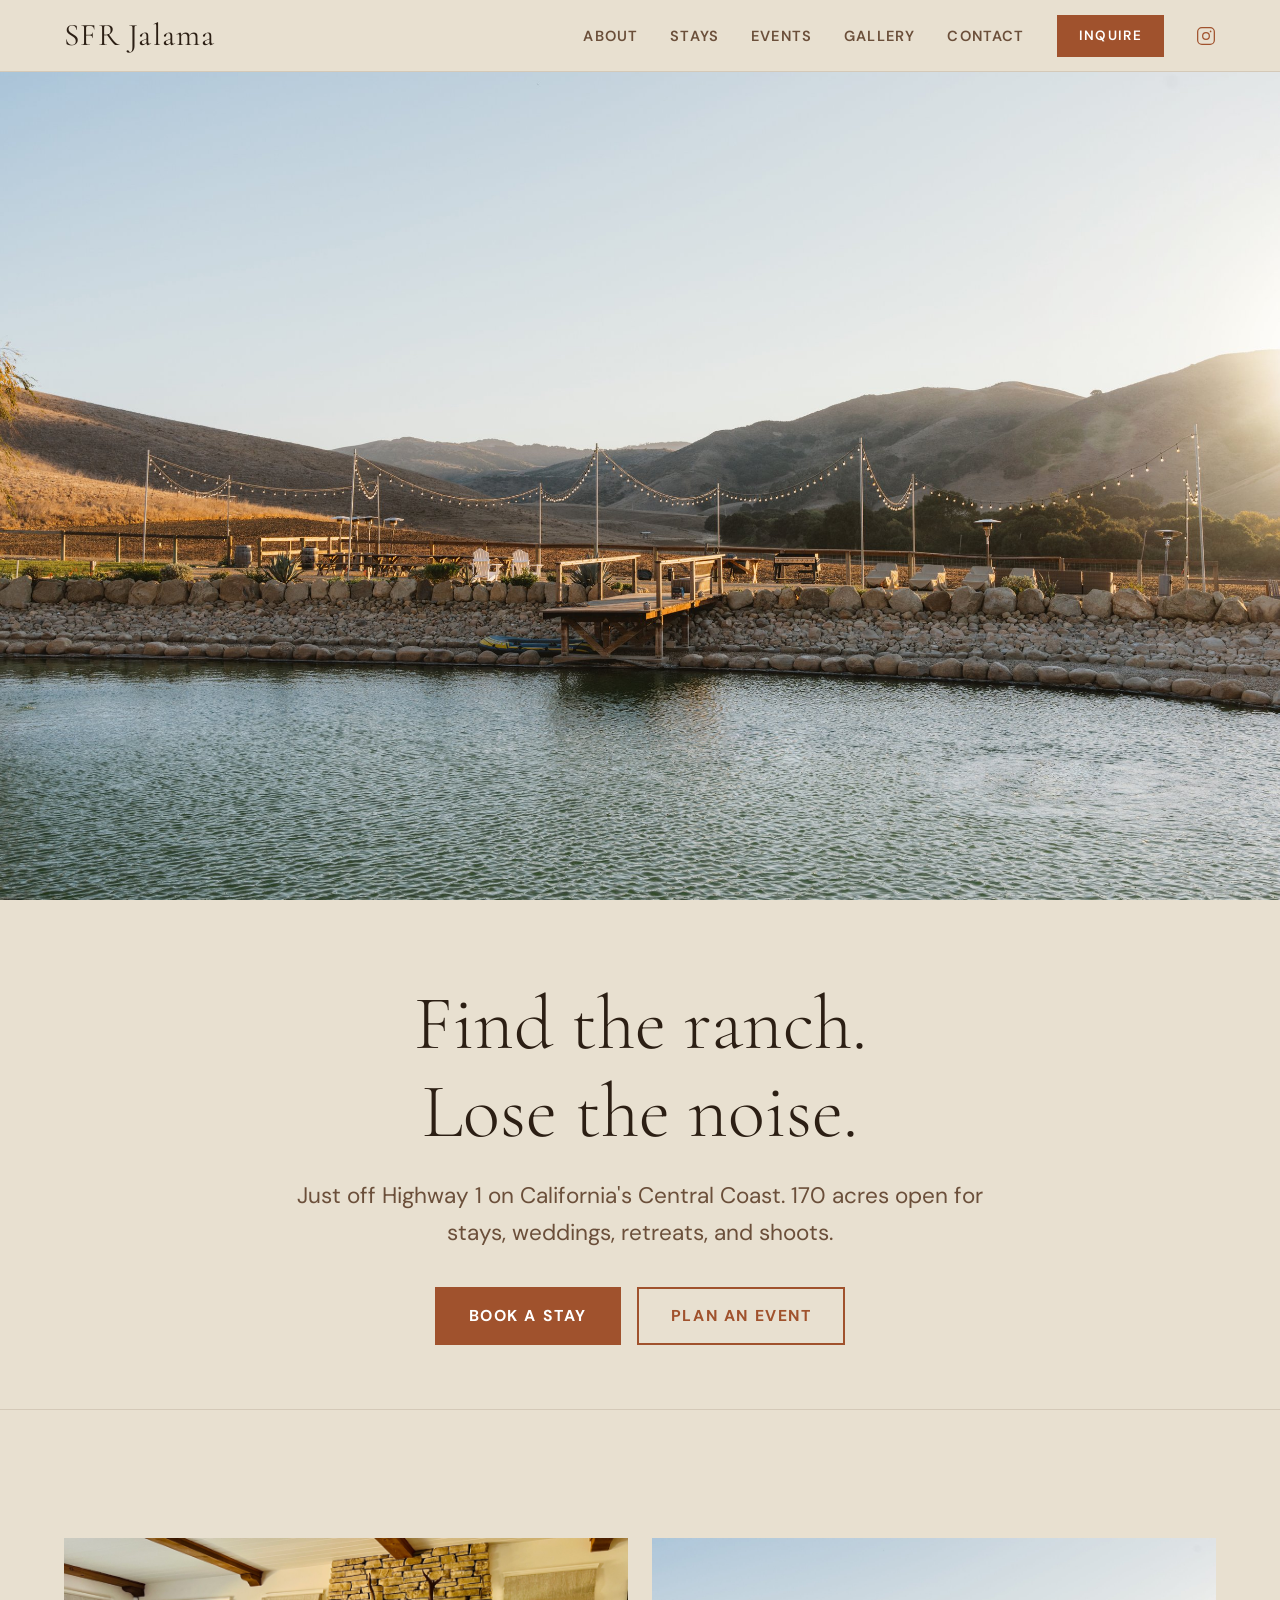
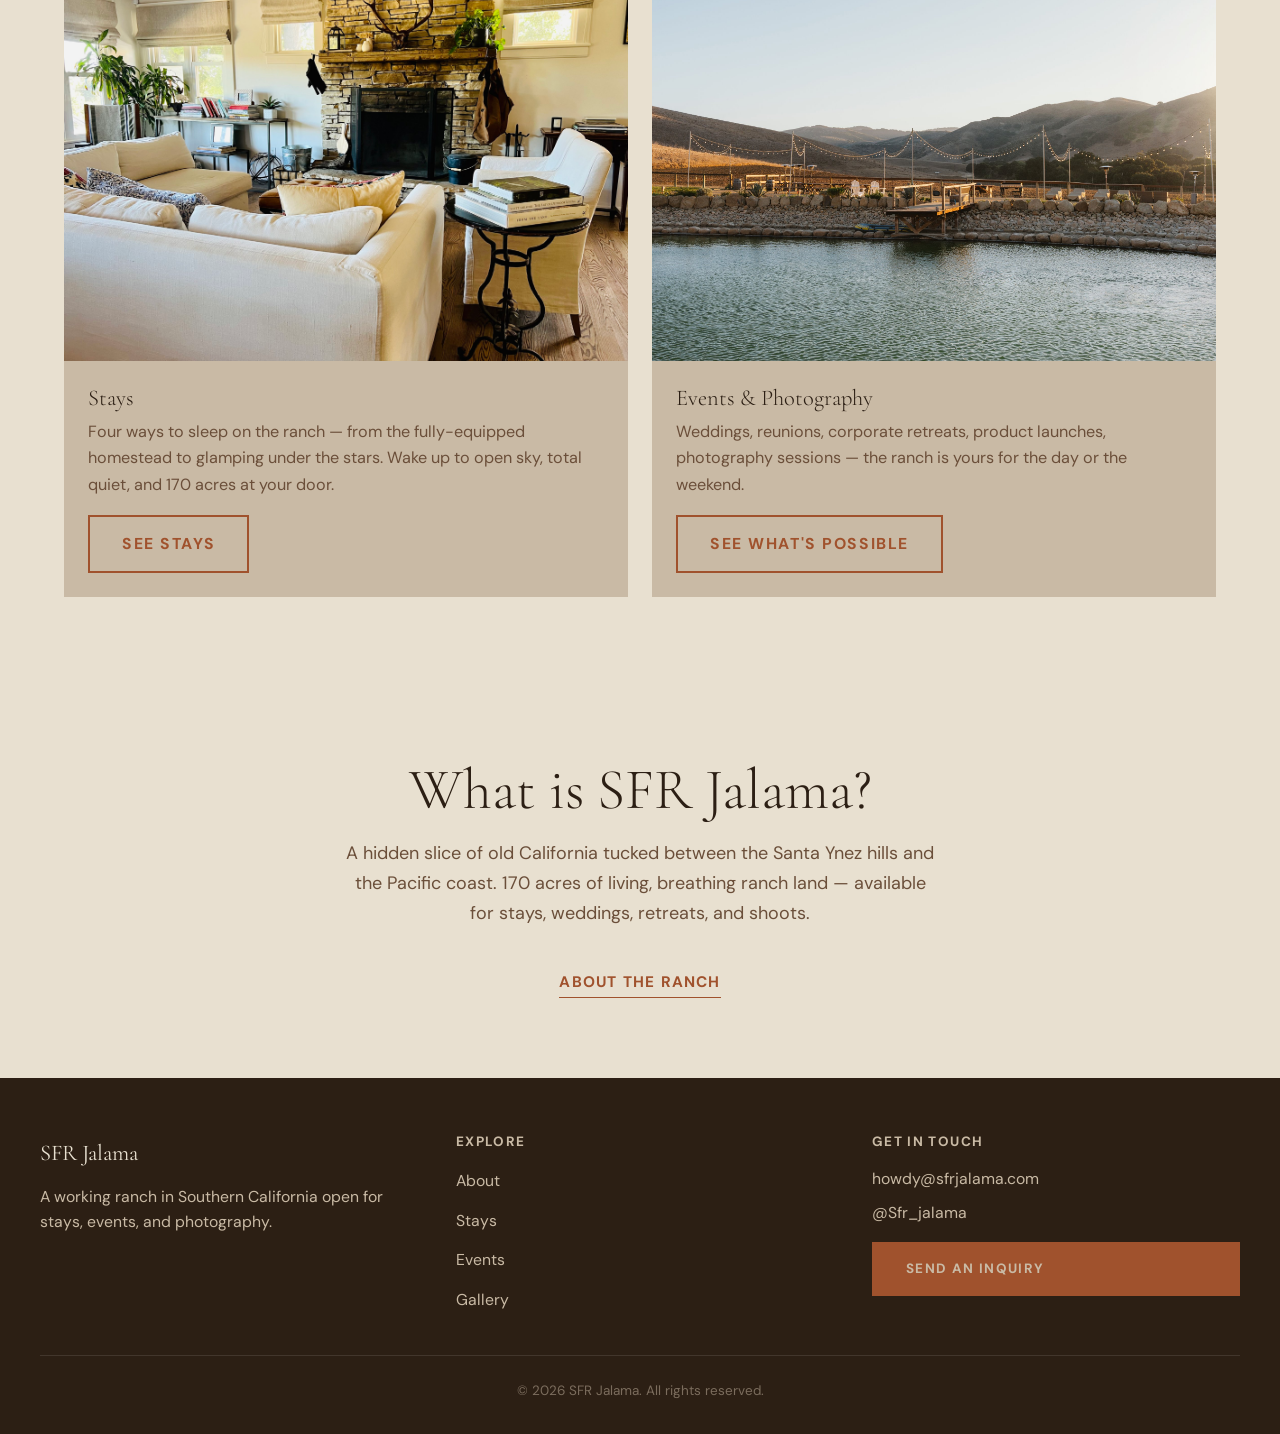
<file: index.html>
<!DOCTYPE html>
<html lang="en">
<head>
  <meta charset="UTF-8">
  <meta name="viewport" content="width=device-width, initial-scale=1.0">
  <title>SFR Jalama — Ranch Stays, Events & Photography on Highway 1</title>
  <meta name="description" content="170-acre working ranch just off Highway 1 on California's Central Coast. Overnight stays, weddings, retreats, and photography sessions.">
  <meta property="og:title" content="SFR Jalama — Ranch Stays, Events & Photography on Highway 1">
  <meta property="og:description" content="170-acre working ranch just off Highway 1 on California's Central Coast. Overnight stays, weddings, retreats, and photography sessions.">
  <meta property="og:type" content="website">
  <meta property="og:url" content="https://sfrjalama.com/">
  <meta property="og:image" content="https://sfrjalama.com/assets/images/slide-05.jpg">
  <meta property="og:site_name" content="SFR Jalama">
  <link rel="stylesheet" href="/assets/css/global.css">
  <script type="application/ld+json">
  {
    "@context": "https://schema.org",
    "@type": ["LodgingBusiness", "EventVenue"],
    "name": "SFR Jalama",
    "description": "170-acre working ranch just off Highway 1 on California's Central Coast. Available for overnight stays, weddings, retreats, and photography sessions.",
    "url": "https://sfrjalama.com",
    "email": "howdy@sfrjalama.com",
    "address": {
      "@type": "PostalAddress",
      "addressRegion": "CA",
      "addressCountry": "US",
      "description": "Just off Highway 1, California's Central Coast"
    },
    "image": "https://sfrjalama.com/assets/images/slide-05.jpg",
    "sameAs": ["https://www.instagram.com/Sfr_jalama"],
    "amenityFeature": [
      {"@type": "LocationFeatureSpecification", "name": "Homestead Rental", "value": true},
      {"@type": "LocationFeatureSpecification", "name": "Glamping", "value": true},
      {"@type": "LocationFeatureSpecification", "name": "Off-Grid Cabin", "value": true},
      {"@type": "LocationFeatureSpecification", "name": "Airstream", "value": true},
      {"@type": "LocationFeatureSpecification", "name": "Swimming Pond", "value": true},
      {"@type": "LocationFeatureSpecification", "name": "Hiking Trails", "value": true}
    ]
  }
  </script>
</head>
<body>

  <!-- NAV -->
  <header id="site-header">
    <div class="nav-inner">
      <a href="/" class="nav-logo">SFR Jalama</a>
      <nav class="nav-links" aria-label="Primary">
        <a href="/pages/about.html">About</a>
        <a href="/pages/stays.html">Stays</a>
        <a href="/pages/events.html">Events</a>
        <a href="/pages/gallery.html">Gallery</a>
        <a href="/pages/contact.html">Contact</a>
        <a href="/pages/inquiry.html" class="nav-cta">Inquire</a>
        <a href="https://instagram.com/Sfr_jalama" target="_blank" rel="noopener" class="nav-instagram" aria-label="Instagram">
          <svg xmlns="http://www.w3.org/2000/svg" viewBox="0 0 24 24" width="20" height="20" fill="none" stroke="currentColor" stroke-width="1.5" stroke-linecap="round" stroke-linejoin="round" aria-hidden="true"><rect x="2" y="2" width="20" height="20" rx="5" ry="5"/><circle cx="12" cy="12" r="4"/><circle cx="17.5" cy="6.5" r="1" fill="currentColor" stroke="none"/></svg>
        </a>
      </nav>
      <button class="nav-hamburger" aria-label="Open menu" aria-expanded="false">
        <span></span><span></span><span></span>
      </button>
    </div>
    <nav class="nav-mobile" aria-label="Mobile">
      <a href="/pages/about.html">About</a>
      <a href="/pages/stays.html">Stays</a>
      <a href="/pages/events.html">Events</a>
      <a href="/pages/gallery.html">Gallery</a>
      <a href="/pages/contact.html">Contact</a>
      <a href="/pages/inquiry.html" class="nav-cta">Inquire</a>
      <a href="https://instagram.com/Sfr_jalama" target="_blank" rel="noopener">Instagram</a>
    </nav>
  </header>

  <main>

    <!-- SLIDESHOW -->
    <!-- Add photos to /assets/images/ named slide-01.jpg through slide-06.jpg -->
    <section class="slideshow" aria-label="Ranch photo gallery">
      <div class="slideshow__slide is-active">
        <img src="/assets/images/slide-01.jpg" alt="SFR Jalama ranch" loading="eager">
      </div>
      <div class="slideshow__slide">
        <img src="/assets/images/slide-02.jpg" alt="SFR Jalama ranch" loading="lazy">
      </div>
      <div class="slideshow__slide">
        <img src="/assets/images/slide-03.jpg" alt="SFR Jalama ranch" loading="lazy">
      </div>
      <div class="slideshow__slide">
        <img src="/assets/images/slide-04.jpg" alt="SFR Jalama ranch" loading="lazy">
      </div>
      <div class="slideshow__slide">
        <img src="/assets/images/slide-05.jpg" alt="SFR Jalama ranch" loading="lazy">
      </div>
      <div class="slideshow__slide">
        <img src="/assets/images/slide-06.jpg" alt="SFR Jalama ranch" loading="lazy">
      </div>
    </section>

    <!-- HEADLINE -->
    <div class="home-headline">
      <h1>Find the ranch.<br>Lose the noise.</h1>
      <p>Just off Highway 1 on California's Central Coast. 170 acres open for stays, weddings, retreats, and shoots.</p>
      <div class="home-headline__ctas">
        <a href="/pages/stays.html" class="btn btn--primary">Book a Stay</a>
        <a href="/pages/events.html" class="btn btn--outline-dark">Plan an Event</a>
      </div>
    </div>
    <hr class="divider">

    <!-- OFFERINGS -->
    <section class="section">
      <div class="card-grid" style="grid-template-columns: repeat(auto-fit, minmax(360px, 1fr));">

        <div class="card">
          <div class="card__image-wrap">
            <img src="/assets/images/gallery-19.jpg" alt="Homestead stay at SFR Jalama">
          </div>
          <div class="card__body">
            <h3>Stays</h3>
            <p>Four ways to sleep on the ranch — from the fully-equipped homestead to glamping under the stars. Wake up to open sky, total quiet, and 170 acres at your door.</p>
            <a href="/pages/stays.html" class="btn btn--outline-dark">See Stays</a>
          </div>
        </div>

        <div class="card">
          <div class="card__image-wrap">
            <img src="/assets/images/slide-01.jpg" alt="Event at SFR Jalama">
          </div>
          <div class="card__body">
            <h3>Events & Photography</h3>
            <p>Weddings, reunions, corporate retreats, product launches, photography sessions — the ranch is yours for the day or the weekend.</p>
            <a href="/pages/events.html" class="btn btn--outline-dark">See What's Possible</a>
          </div>
        </div>

      </div>
    </section>

    <!-- ABOUT TEASER -->
    <section class="section" style="text-align: center; max-width: 640px;">
      <h2>What is SFR Jalama?</h2>
      <p style="color: var(--color-text-secondary); margin-top: 16px;">A hidden slice of old California tucked between the Santa Ynez hills and the Pacific coast. 170 acres of living, breathing ranch land — available for stays, weddings, retreats, and shoots.</p>
      <a href="/pages/about.html" style="display: inline-block; margin-top: 24px; font-family: var(--font-body); font-size: 0.85rem; font-weight: 700; letter-spacing: 0.08em; text-transform: uppercase; color: var(--color-accent); border-bottom: 1px solid var(--color-accent); padding-bottom: 2px;">About the Ranch</a>
    </section>

  </main>

  <!-- FOOTER -->
  <footer id="site-footer">
    <div class="footer-inner">
      <div class="footer-brand">
        <div class="footer-logo">SFR Jalama</div>
        <p>A working ranch in Southern California open for stays, events, and photography.</p>
      </div>
      <nav class="footer-nav">
        <h4>Explore</h4>
        <ul>
          <li><a href="/pages/about.html">About</a></li>
          <li><a href="/pages/stays.html">Stays</a></li>
          <li><a href="/pages/events.html">Events</a></li>
          <li><a href="/pages/gallery.html">Gallery</a></li>
        </ul>
      </nav>
      <div class="footer-contact">
        <h4>Get in Touch</h4>
        <a href="mailto:howdy@sfrjalama.com">howdy@sfrjalama.com</a>
        <a href="https://instagram.com/Sfr_jalama" target="_blank" rel="noopener">@Sfr_jalama</a>
        <a href="/pages/inquiry.html" class="btn btn--primary" style="margin-top: 16px; font-size: 0.75rem;">Send an Inquiry</a>
      </div>
    </div>
    <div class="footer-bottom">
      &copy; 2026 SFR Jalama. All rights reserved.
    </div>
  </footer>

  <script src="/assets/js/main.js"></script>
</body>
</html>
</file>
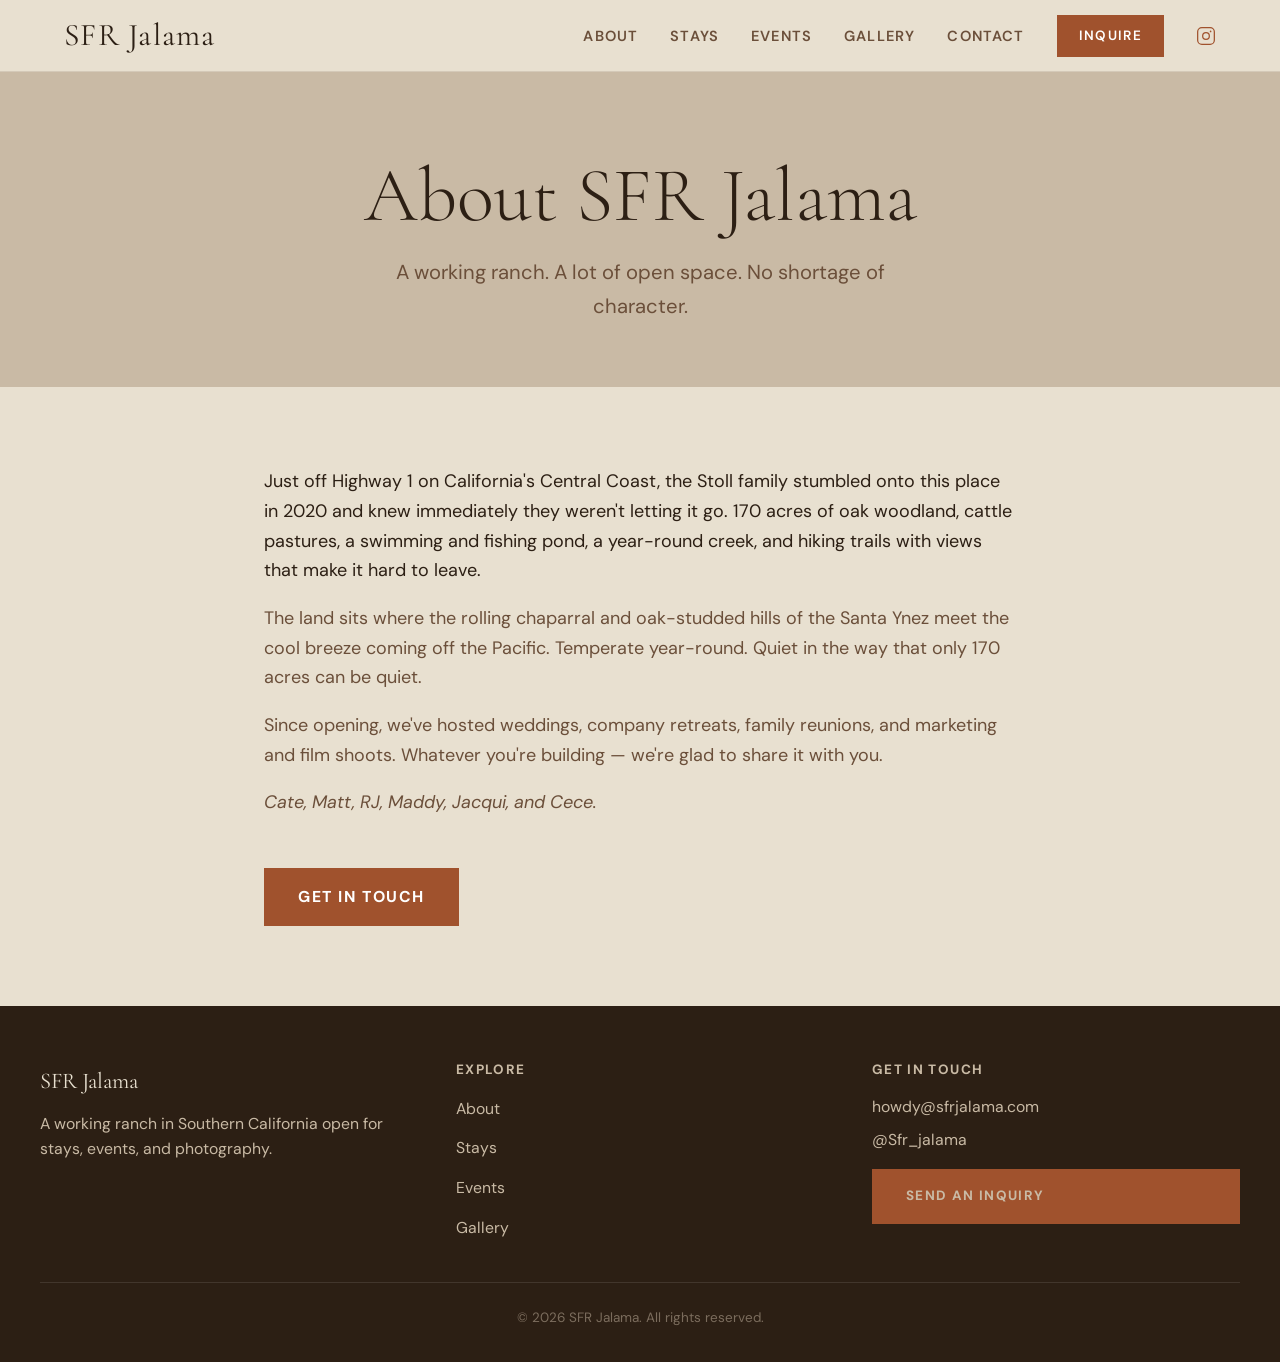
<file: pages/about.html>
<!DOCTYPE html>
<html lang="en">
<head>
  <meta charset="UTF-8">
  <meta name="viewport" content="width=device-width, initial-scale=1.0">
  <title>About SFR Jalama — A Working Ranch on California's Central Coast</title>
  <meta name="description" content="The Stoll family's 170-acre ranch between the Santa Ynez hills and the Pacific. Learn the story behind SFR Jalama.">
  <meta property="og:title" content="About SFR Jalama — A Working Ranch on California's Central Coast">
  <meta property="og:description" content="The Stoll family's 170-acre ranch between the Santa Ynez hills and the Pacific. Learn the story behind SFR Jalama.">
  <meta property="og:type" content="website">
  <meta property="og:url" content="https://sfrjalama.com/pages/about.html">
  <meta property="og:image" content="https://sfrjalama.com/assets/images/slide-02.jpg">
  <meta property="og:site_name" content="SFR Jalama">
  <link rel="stylesheet" href="/assets/css/global.css">
</head>
<body>

  <header id="site-header">
    <div class="nav-inner">
      <a href="/" class="nav-logo">SFR Jalama</a>
      <nav class="nav-links" aria-label="Primary">
        <a href="/pages/about.html">About</a>
        <a href="/pages/stays.html">Stays</a>
        <a href="/pages/events.html">Events</a>
        <a href="/pages/gallery.html">Gallery</a>
        <a href="/pages/contact.html">Contact</a>
        <a href="/pages/inquiry.html" class="nav-cta">Inquire</a>
        <a href="https://instagram.com/Sfr_jalama" target="_blank" rel="noopener" class="nav-instagram" aria-label="Instagram">
          <svg xmlns="http://www.w3.org/2000/svg" viewBox="0 0 24 24" width="20" height="20" fill="none" stroke="currentColor" stroke-width="1.5" stroke-linecap="round" stroke-linejoin="round" aria-hidden="true"><rect x="2" y="2" width="20" height="20" rx="5" ry="5"/><circle cx="12" cy="12" r="4"/><circle cx="17.5" cy="6.5" r="1" fill="currentColor" stroke="none"/></svg>
        </a>
      </nav>
      <button class="nav-hamburger" aria-label="Open menu" aria-expanded="false">
        <span></span><span></span><span></span>
      </button>
    </div>
    <nav class="nav-mobile" aria-label="Mobile">
      <a href="/pages/about.html">About</a>
      <a href="/pages/stays.html">Stays</a>
      <a href="/pages/events.html">Events</a>
      <a href="/pages/gallery.html">Gallery</a>
      <a href="/pages/contact.html">Contact</a>
      <a href="/pages/inquiry.html" class="nav-cta">Inquire</a>
      <a href="https://instagram.com/Sfr_jalama" target="_blank" rel="noopener">Instagram</a>
    </nav>
  </header>

  <main>

    <div class="page-hero">
      <h1>About SFR Jalama</h1>
      <p>A working ranch. A lot of open space. No shortage of character.</p>
    </div>

    <section class="section" style="max-width: 800px;">
      <p>Just off Highway 1 on California's Central Coast, the Stoll family stumbled onto this place in 2020 and knew immediately they weren't letting it go. 170 acres of oak woodland, cattle pastures, a swimming and fishing pond, a year-round creek, and hiking trails with views that make it hard to leave.</p>

      <p style="color: var(--color-text-secondary);">The land sits where the rolling chaparral and oak-studded hills of the Santa Ynez meet the cool breeze coming off the Pacific. Temperate year-round. Quiet in the way that only 170 acres can be quiet.</p>

      <p style="color: var(--color-text-secondary);">Since opening, we've hosted weddings, company retreats, family reunions, and marketing and film shoots. Whatever you're building — we're glad to share it with you.</p>

      <p style="color: var(--color-text-secondary); font-style: italic;">Cate, Matt, RJ, Maddy, Jacqui, and Cece.</p>

      <a href="/pages/inquiry.html" class="btn btn--primary" style="margin-top: 32px;">Get in Touch</a>
    </section>

  </main>

  <footer id="site-footer">
    <div class="footer-inner">
      <div class="footer-brand">
        <div class="footer-logo">SFR Jalama</div>
        <p>A working ranch in Southern California open for stays, events, and photography.</p>
      </div>
      <nav class="footer-nav">
        <h4>Explore</h4>
        <ul>
          <li><a href="/pages/about.html">About</a></li>
          <li><a href="/pages/stays.html">Stays</a></li>
          <li><a href="/pages/events.html">Events</a></li>
          <li><a href="/pages/gallery.html">Gallery</a></li>
        </ul>
      </nav>
      <div class="footer-contact">
        <h4>Get in Touch</h4>
        <a href="mailto:howdy@sfrjalama.com">howdy@sfrjalama.com</a>
        <a href="https://instagram.com/Sfr_jalama" target="_blank" rel="noopener">@Sfr_jalama</a>
        <a href="/pages/inquiry.html" class="btn btn--primary" style="margin-top: 16px; font-size: 0.75rem;">Send an Inquiry</a>
      </div>
    </div>
    <div class="footer-bottom">&copy; 2026 SFR Jalama. All rights reserved.</div>
  </footer>

  <script src="/assets/js/main.js"></script>
</body>
</html>
</file>
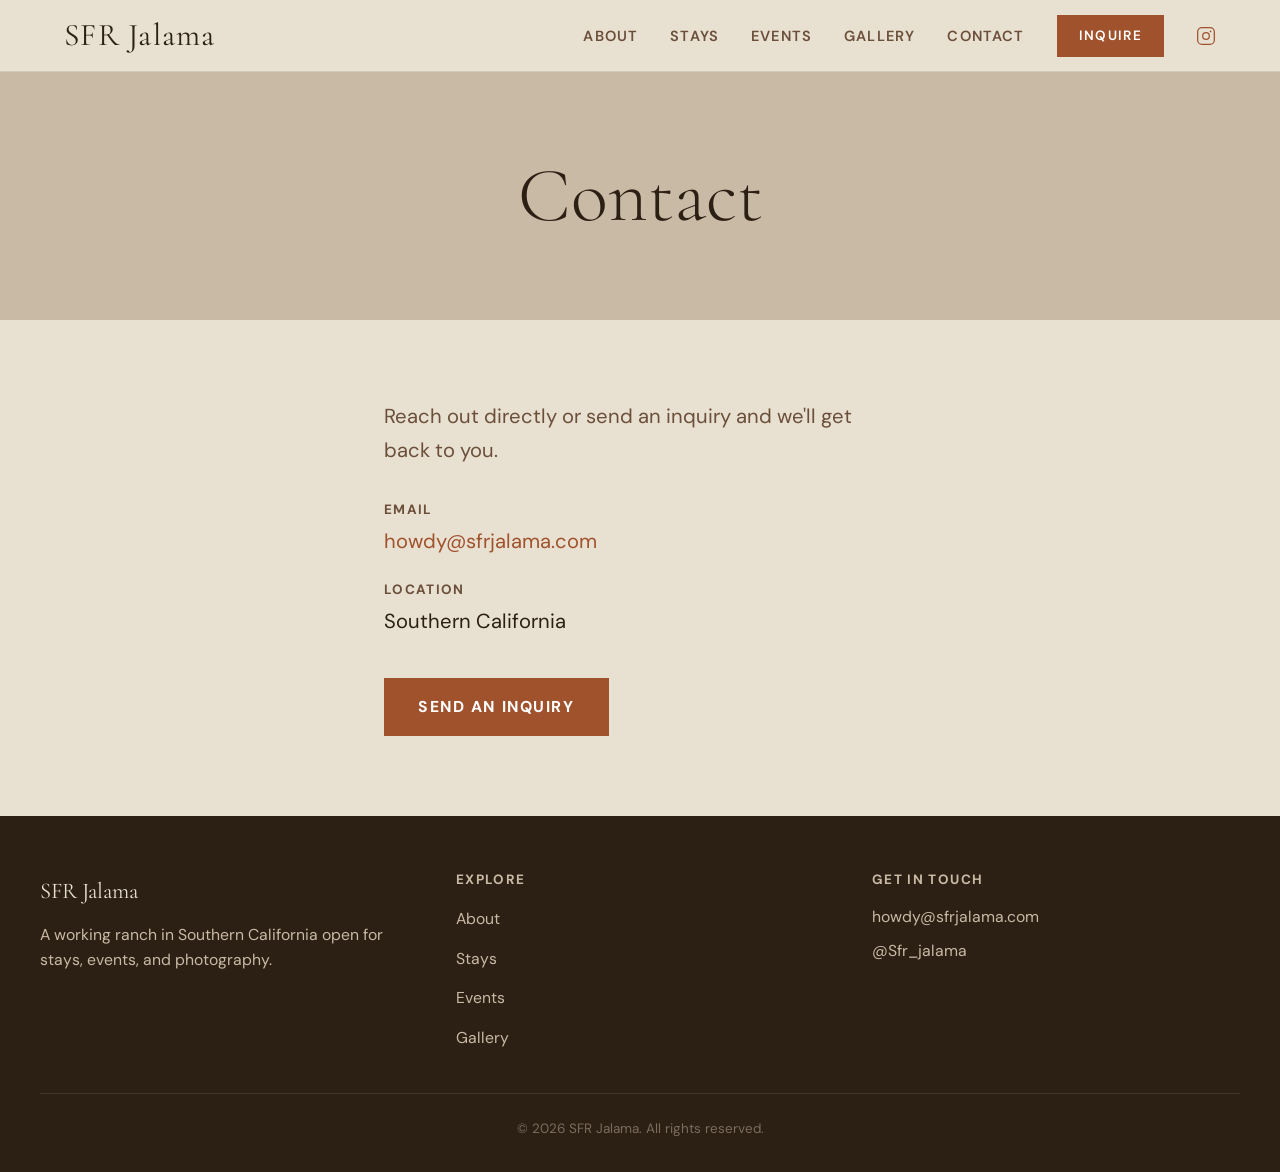
<file: pages/contact.html>
<!DOCTYPE html>
<html lang="en">
<head>
  <meta charset="UTF-8">
  <meta name="viewport" content="width=device-width, initial-scale=1.0">
  <title>Contact SFR Jalama — Ranch on California's Central Coast</title>
  <meta name="description" content="Get in touch with SFR Jalama. Reach us at howdy@sfrjalama.com or find us just off Highway 1 on California's Central Coast.">
  <meta property="og:title" content="Contact SFR Jalama — Ranch on California's Central Coast">
  <meta property="og:description" content="Get in touch with SFR Jalama. Reach us at howdy@sfrjalama.com or find us just off Highway 1 on California's Central Coast.">
  <meta property="og:type" content="website">
  <meta property="og:url" content="https://sfrjalama.com/pages/contact.html">
  <meta property="og:image" content="https://sfrjalama.com/assets/images/slide-05.jpg">
  <meta property="og:site_name" content="SFR Jalama">
  <link rel="stylesheet" href="/assets/css/global.css">
</head>
<body>

  <header id="site-header">
    <div class="nav-inner">
      <a href="/" class="nav-logo">SFR Jalama</a>
      <nav class="nav-links" aria-label="Primary">
        <a href="/pages/about.html">About</a>
        <a href="/pages/stays.html">Stays</a>
        <a href="/pages/events.html">Events</a>
        <a href="/pages/gallery.html">Gallery</a>
        <a href="/pages/contact.html">Contact</a>
        <a href="/pages/inquiry.html" class="nav-cta">Inquire</a>
        <a href="https://instagram.com/Sfr_jalama" target="_blank" rel="noopener" class="nav-instagram" aria-label="Instagram">
          <svg xmlns="http://www.w3.org/2000/svg" viewBox="0 0 24 24" width="20" height="20" fill="none" stroke="currentColor" stroke-width="1.5" stroke-linecap="round" stroke-linejoin="round" aria-hidden="true"><rect x="2" y="2" width="20" height="20" rx="5" ry="5"/><circle cx="12" cy="12" r="4"/><circle cx="17.5" cy="6.5" r="1" fill="currentColor" stroke="none"/></svg>
        </a>
      </nav>
      <button class="nav-hamburger" aria-label="Open menu" aria-expanded="false">
        <span></span><span></span><span></span>
      </button>
    </div>
    <nav class="nav-mobile" aria-label="Mobile">
      <a href="/pages/about.html">About</a>
      <a href="/pages/stays.html">Stays</a>
      <a href="/pages/events.html">Events</a>
      <a href="/pages/gallery.html">Gallery</a>
      <a href="/pages/contact.html">Contact</a>
      <a href="/pages/inquiry.html" class="nav-cta">Inquire</a>
      <a href="https://instagram.com/Sfr_jalama" target="_blank" rel="noopener">Instagram</a>
    </nav>
  </header>

  <main>

    <div class="page-hero">
      <h1>Contact</h1>
    </div>

    <section class="section" style="max-width: 560px;">
      <p style="font-size: 1.125rem; margin-bottom: 32px; color: var(--color-text-secondary);">Reach out directly or send an inquiry and we'll get back to you.</p>

      <div style="display: flex; flex-direction: column; gap: 20px;">
        <div>
          <p style="font-family: var(--font-body); font-size: 0.75rem; font-weight: 700; letter-spacing: 0.1em; text-transform: uppercase; color: var(--color-text-secondary); margin-bottom: 4px;">Email</p>
          <a href="mailto:howdy@sfrjalama.com" style="font-size: 1.125rem; color: var(--color-accent);">howdy@sfrjalama.com</a>
        </div>
        <div>
          <p style="font-family: var(--font-body); font-size: 0.75rem; font-weight: 700; letter-spacing: 0.1em; text-transform: uppercase; color: var(--color-text-secondary); margin-bottom: 4px;">Location</p>
          <p style="font-size: 1.125rem;">Southern California</p>
        </div>
      </div>

      <a href="/pages/inquiry.html" class="btn btn--primary" style="margin-top: 40px;">Send an Inquiry</a>
    </section>

  </main>

  <footer id="site-footer">
    <div class="footer-inner">
      <div class="footer-brand">
        <div class="footer-logo">SFR Jalama</div>
        <p>A working ranch in Southern California open for stays, events, and photography.</p>
      </div>
      <nav class="footer-nav">
        <h4>Explore</h4>
        <ul>
          <li><a href="/pages/about.html">About</a></li>
          <li><a href="/pages/stays.html">Stays</a></li>
          <li><a href="/pages/events.html">Events</a></li>
          <li><a href="/pages/gallery.html">Gallery</a></li>
        </ul>
      </nav>
      <div class="footer-contact">
        <h4>Get in Touch</h4>
        <a href="mailto:howdy@sfrjalama.com">howdy@sfrjalama.com</a>
        <a href="https://instagram.com/Sfr_jalama" target="_blank" rel="noopener">@Sfr_jalama</a>
      </div>
    </div>
    <div class="footer-bottom">&copy; 2026 SFR Jalama. All rights reserved.</div>
  </footer>

  <script src="/assets/js/main.js"></script>
</body>
</html>
</file>
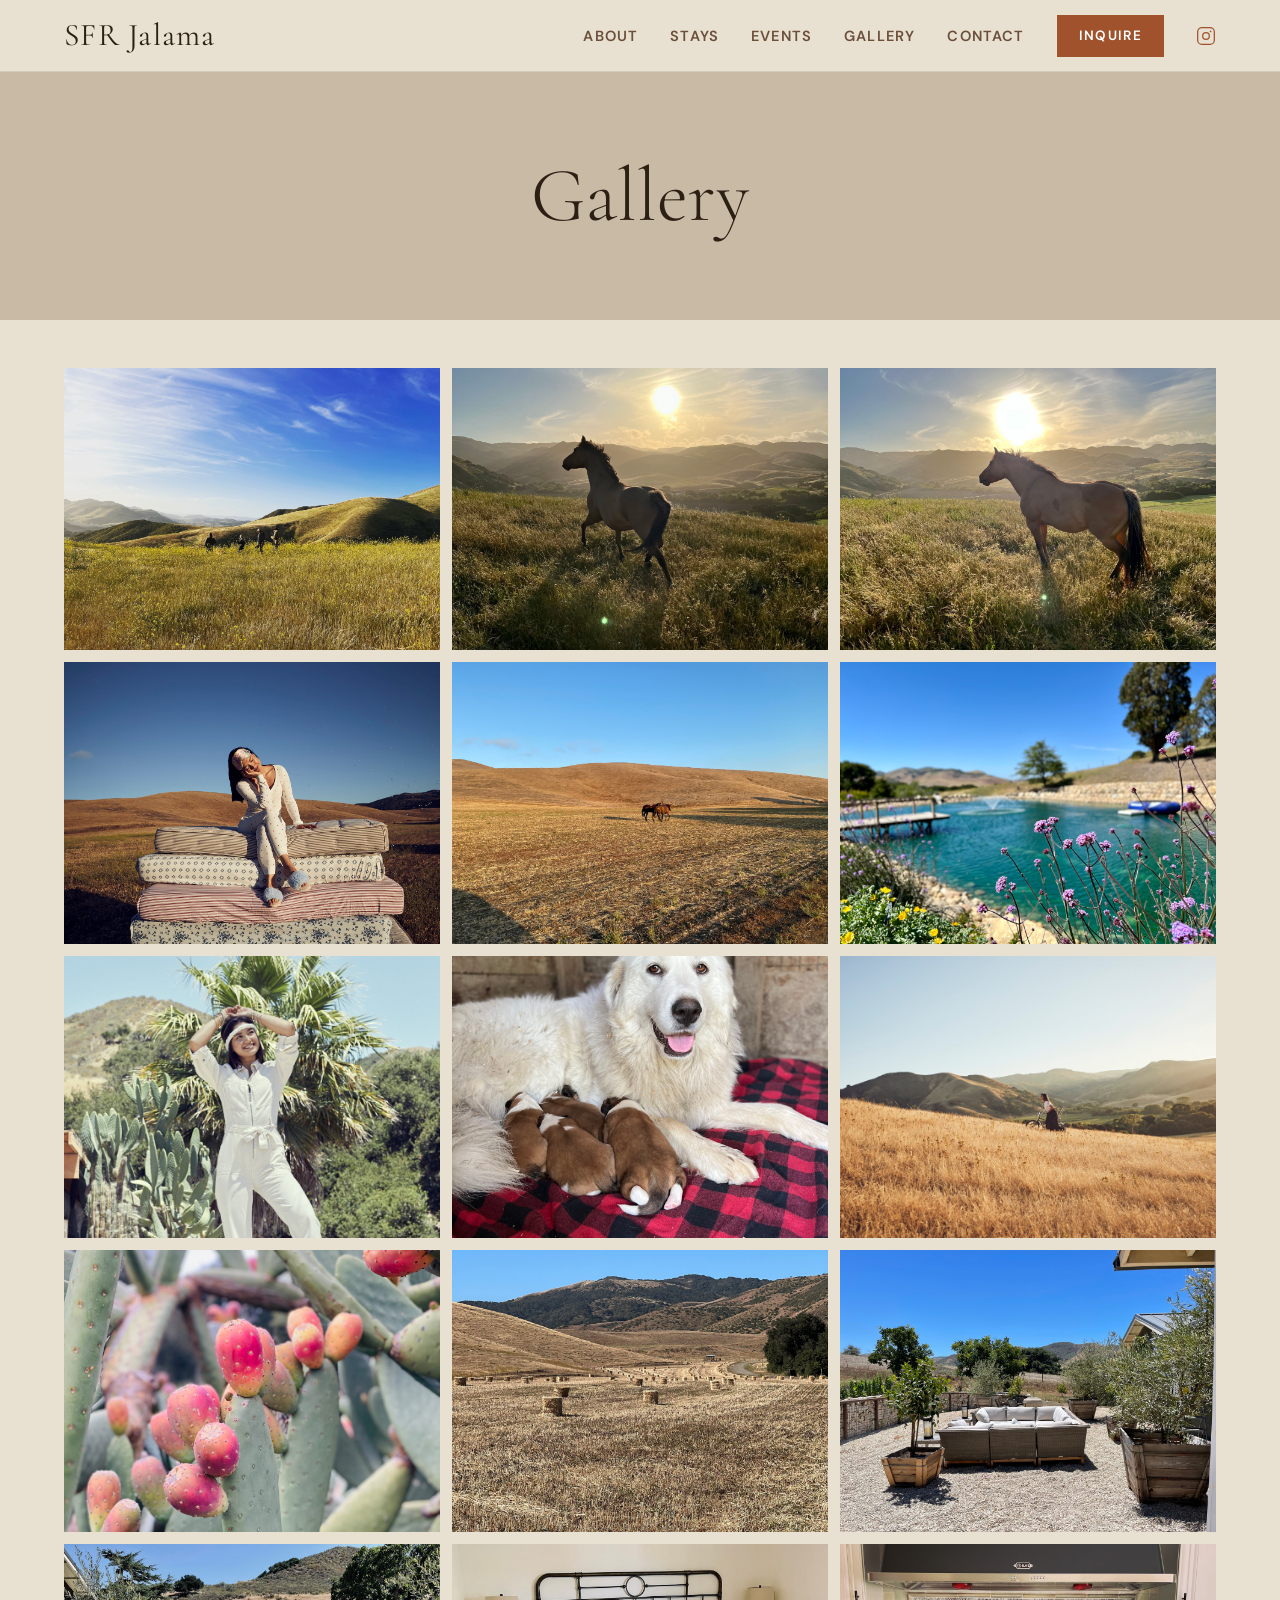
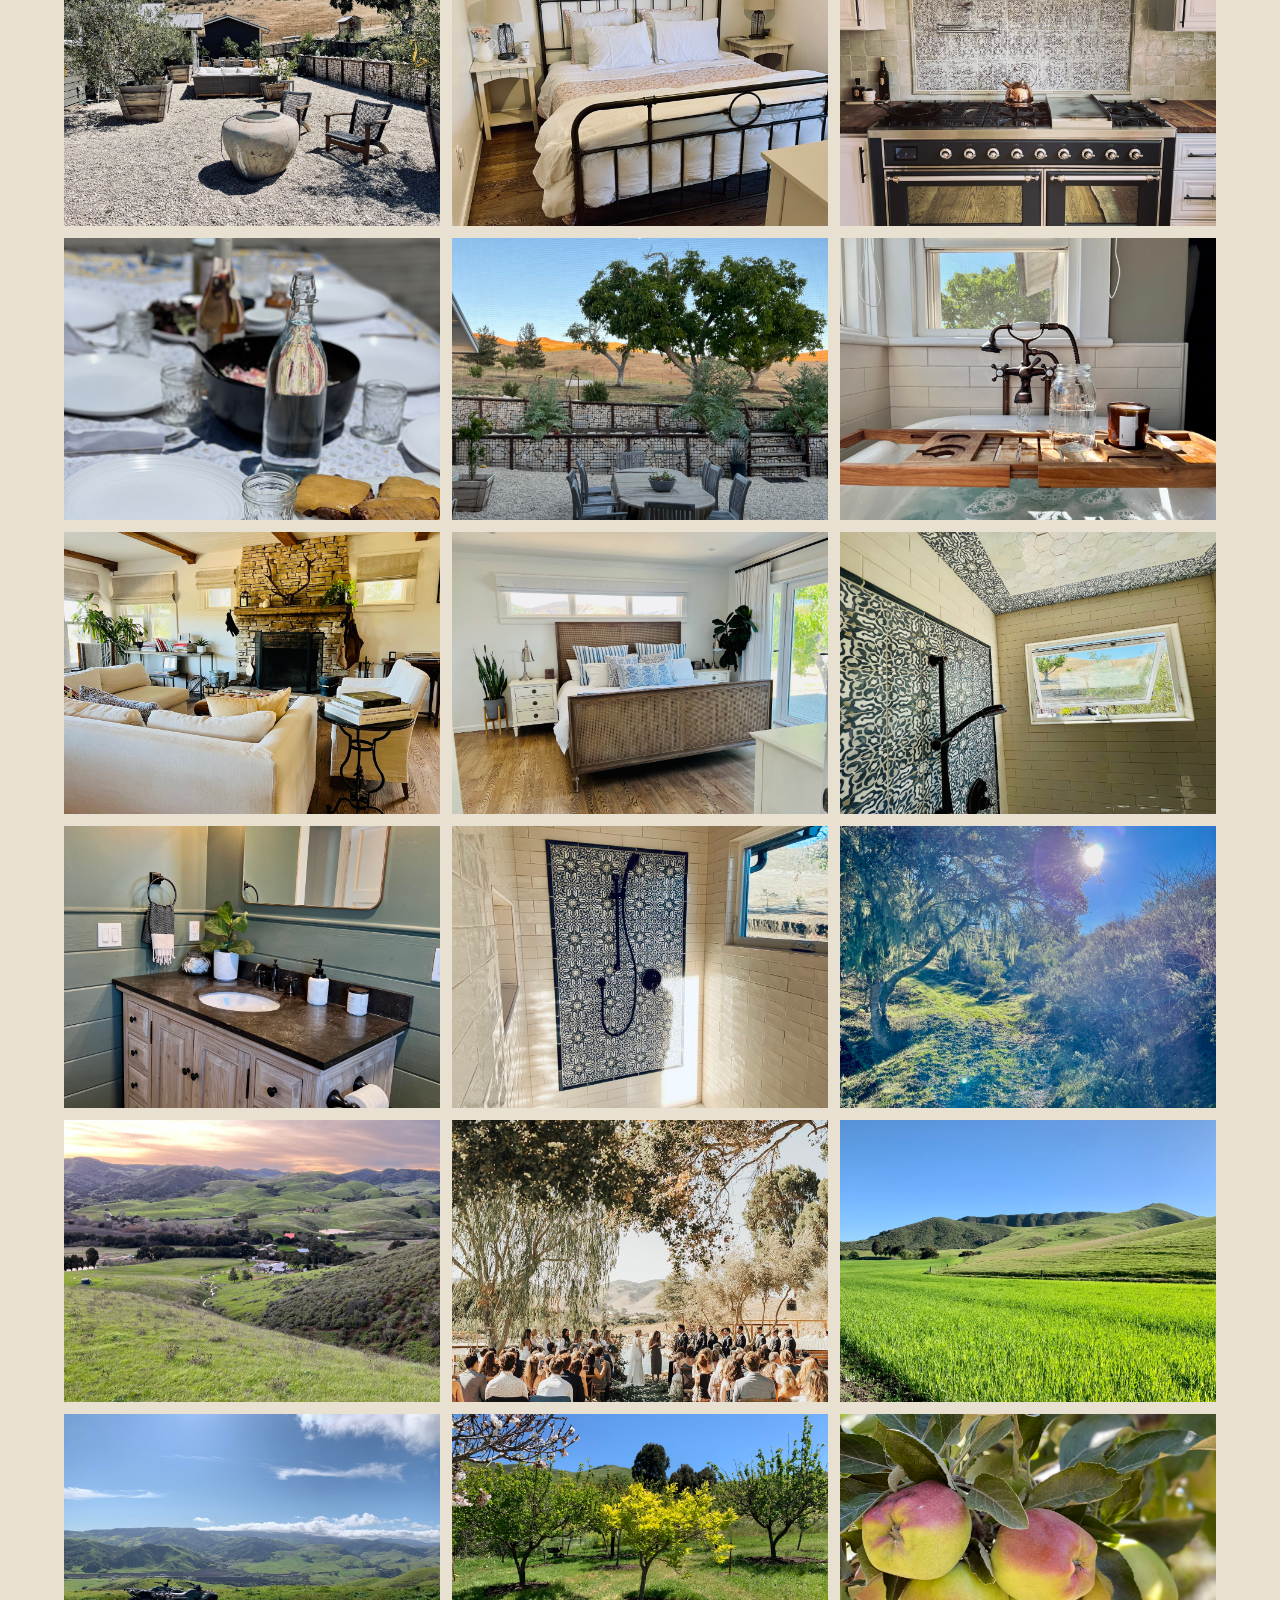
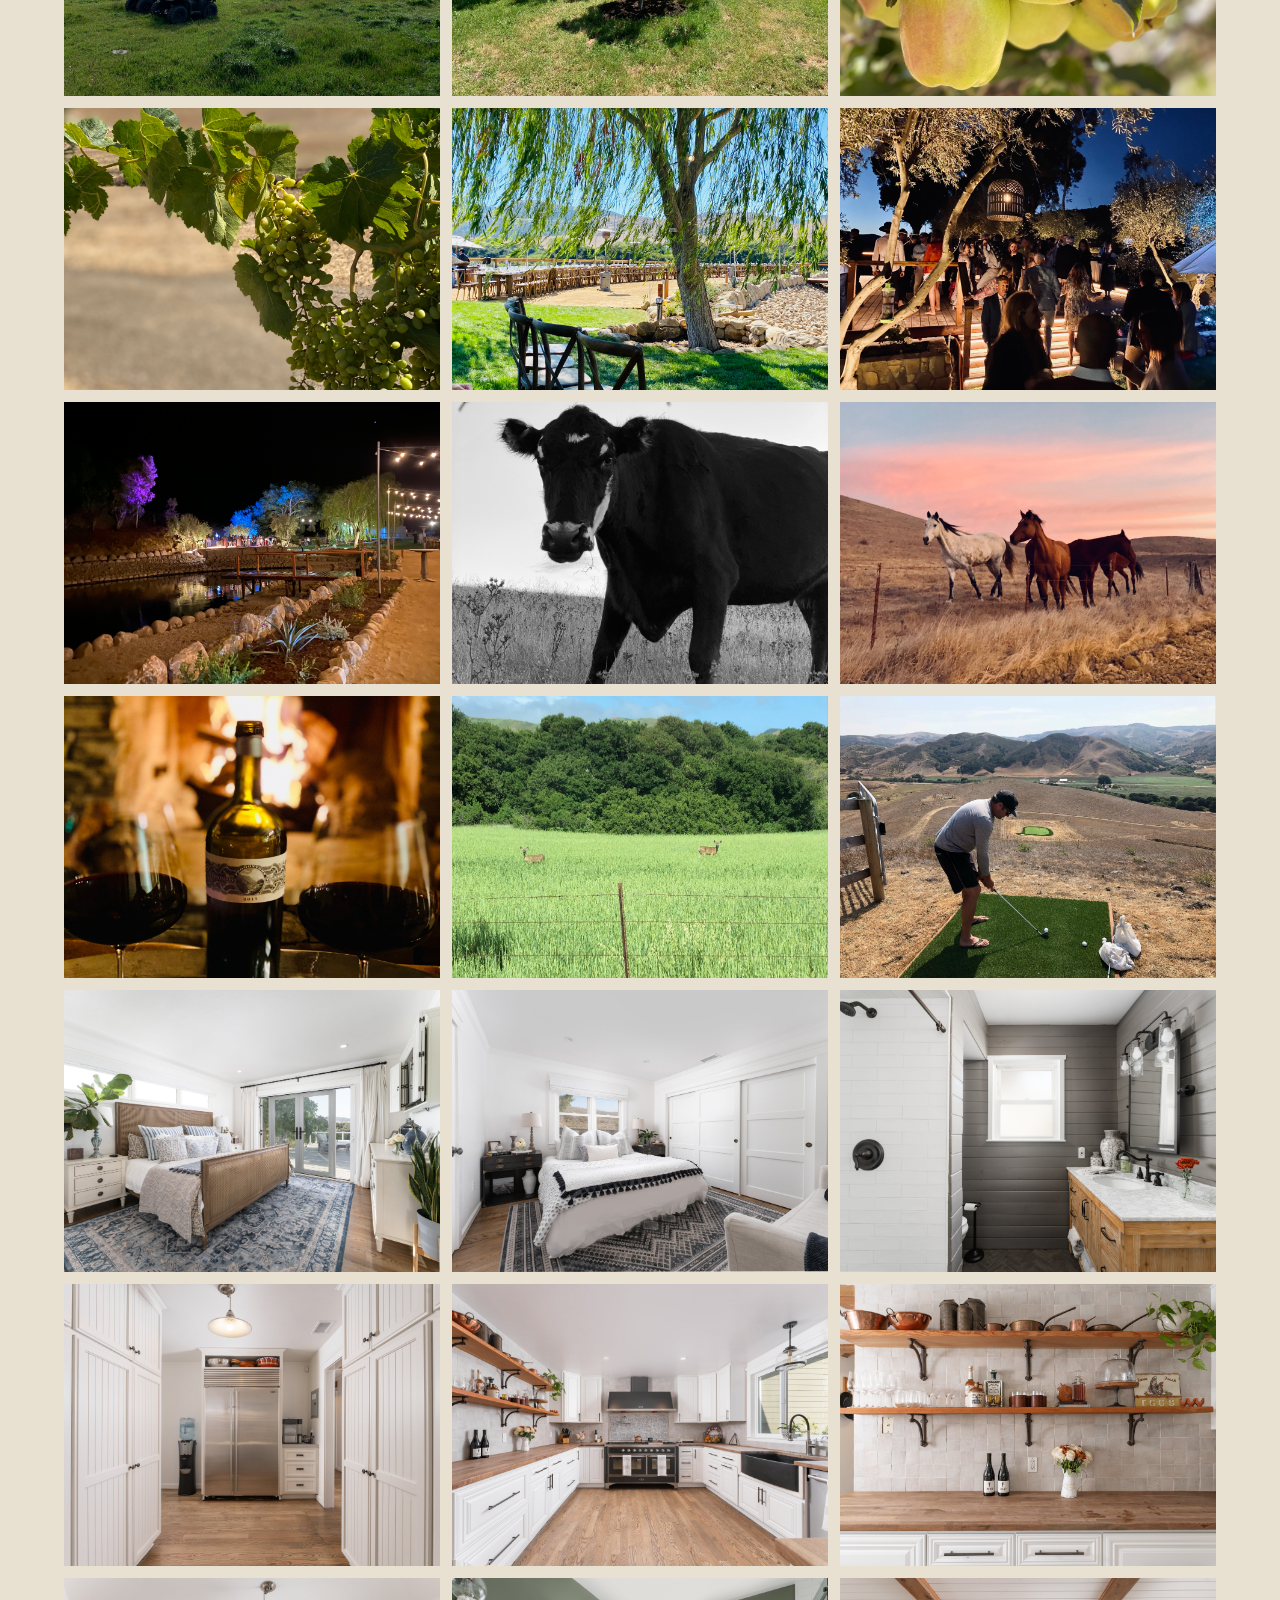
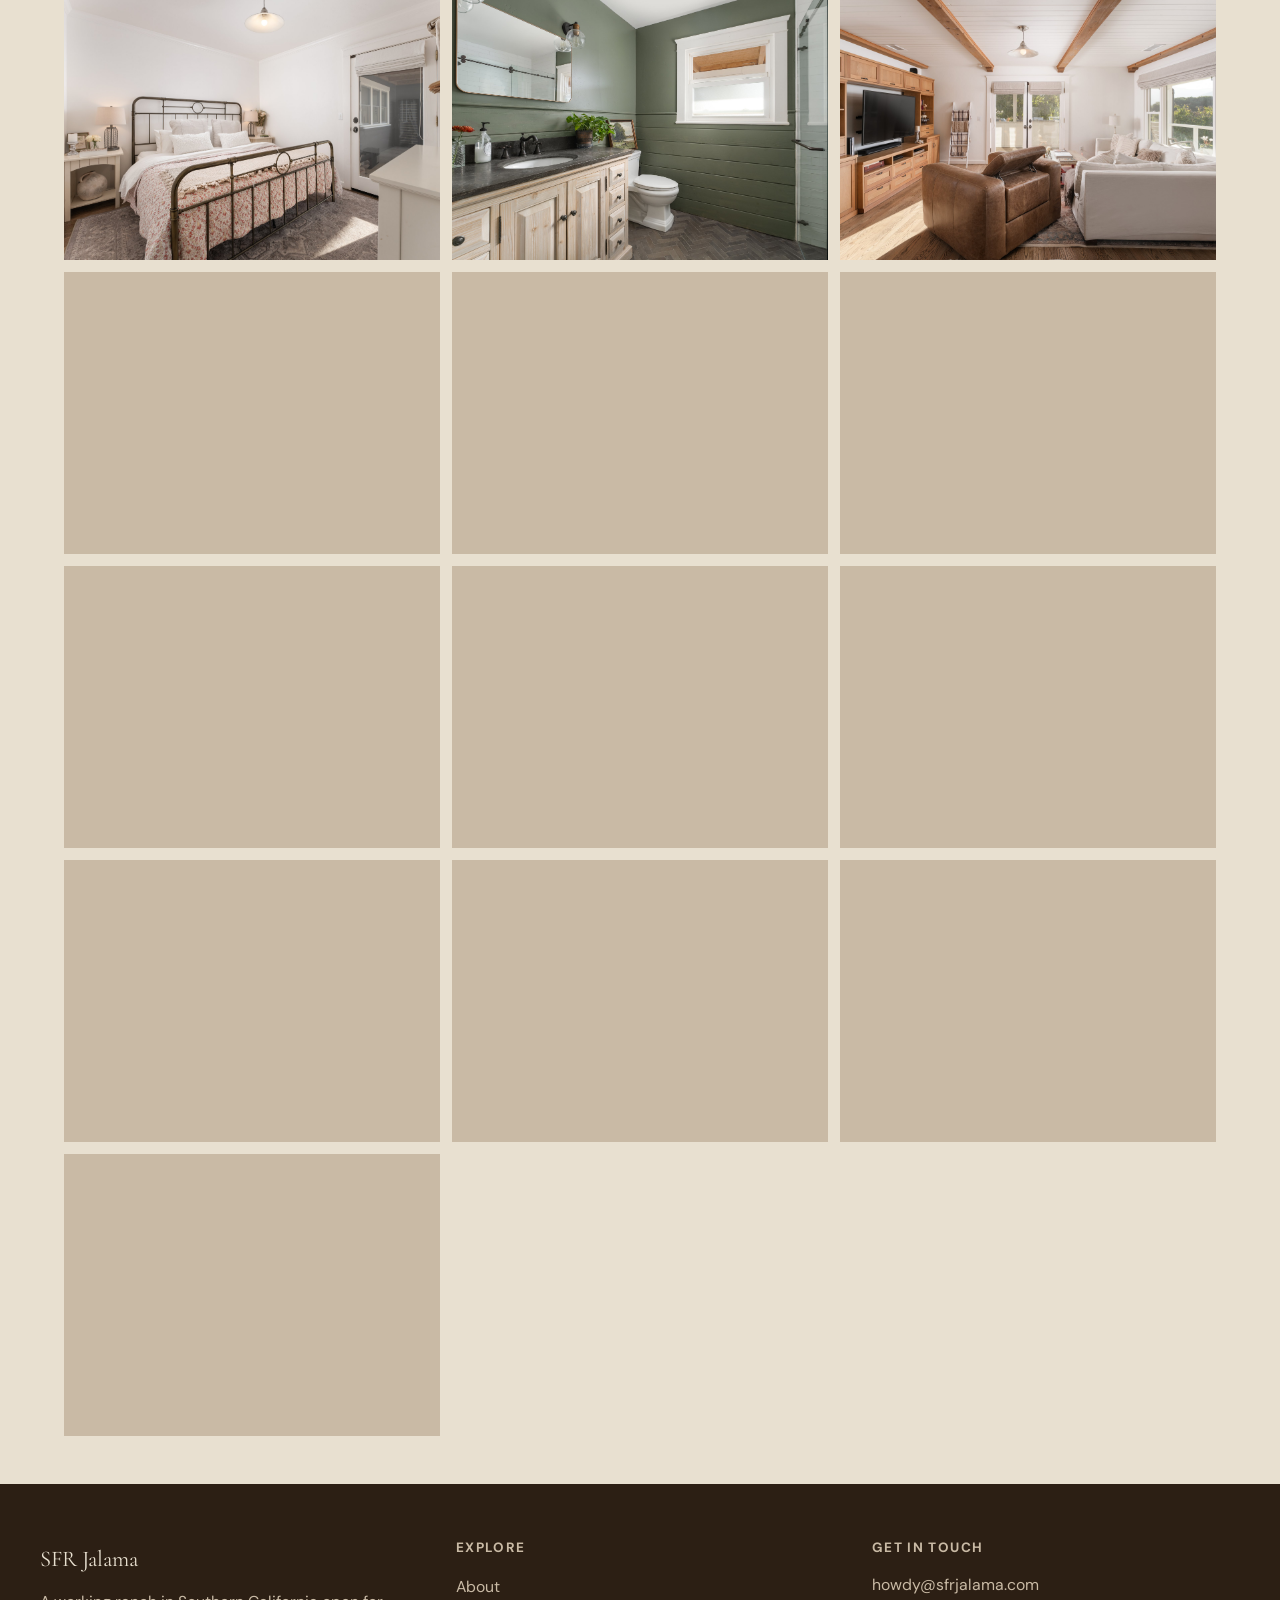
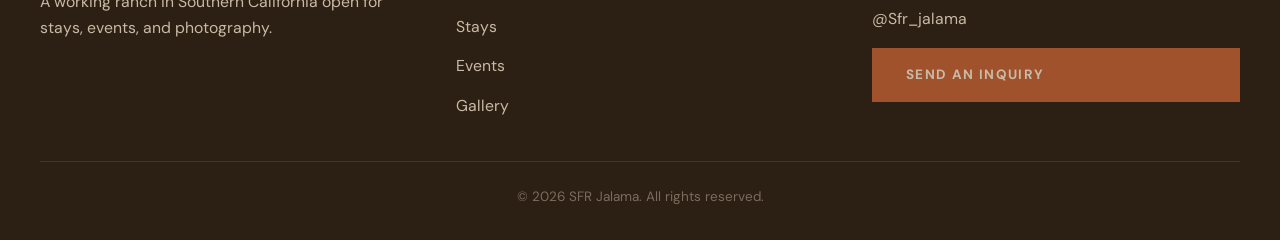
<file: pages/gallery.html>
<!DOCTYPE html>
<html lang="en">
<head>
  <meta charset="UTF-8">
  <meta name="viewport" content="width=device-width, initial-scale=1.0">
  <title>Gallery — SFR Jalama Ranch Photos</title>
  <meta name="description" content="Photos from SFR Jalama — oak woodlands, the pond, horses, and the homestead on California's Central Coast near Highway 1.">
  <meta property="og:title" content="Gallery — SFR Jalama Ranch Photos">
  <meta property="og:description" content="Photos from SFR Jalama — oak woodlands, the pond, horses, and the homestead on California's Central Coast near Highway 1.">
  <meta property="og:type" content="website">
  <meta property="og:url" content="https://sfrjalama.com/pages/gallery.html">
  <meta property="og:image" content="https://sfrjalama.com/assets/images/gallery-03.jpg">
  <meta property="og:site_name" content="SFR Jalama">
  <link rel="stylesheet" href="/assets/css/global.css">
  <style>
    .gallery-grid {
      display: grid;
      grid-template-columns: repeat(3, 1fr);
      gap: 12px;
      padding: 48px var(--gutter);
      max-width: var(--max-width);
      margin: 0 auto;
    }
    .gallery-grid img {
      width: 100%;
      aspect-ratio: 4 / 3;
      object-fit: cover;
      display: block;
    }
    @media (max-width: 768px) {
      .gallery-grid { grid-template-columns: 1fr; }
    }
    @media (min-width: 769px) and (max-width: 1024px) {
      .gallery-grid { grid-template-columns: repeat(2, 1fr); }
    }
  </style>
</head>
<body>

  <header id="site-header">
    <div class="nav-inner">
      <a href="/" class="nav-logo">SFR Jalama</a>
      <nav class="nav-links" aria-label="Primary">
        <a href="/pages/about.html">About</a>
        <a href="/pages/stays.html">Stays</a>
        <a href="/pages/events.html">Events</a>
        <a href="/pages/gallery.html">Gallery</a>
        <a href="/pages/contact.html">Contact</a>
        <a href="/pages/inquiry.html" class="nav-cta">Inquire</a>
        <a href="https://instagram.com/Sfr_jalama" target="_blank" rel="noopener" class="nav-instagram" aria-label="Instagram">
          <svg xmlns="http://www.w3.org/2000/svg" viewBox="0 0 24 24" width="20" height="20" fill="none" stroke="currentColor" stroke-width="1.5" stroke-linecap="round" stroke-linejoin="round" aria-hidden="true"><rect x="2" y="2" width="20" height="20" rx="5" ry="5"/><circle cx="12" cy="12" r="4"/><circle cx="17.5" cy="6.5" r="1" fill="currentColor" stroke="none"/></svg>
        </a>
      </nav>
      <button class="nav-hamburger" aria-label="Open menu" aria-expanded="false">
        <span></span><span></span><span></span>
      </button>
    </div>
    <nav class="nav-mobile" aria-label="Mobile">
      <a href="/pages/about.html">About</a>
      <a href="/pages/stays.html">Stays</a>
      <a href="/pages/events.html">Events</a>
      <a href="/pages/gallery.html">Gallery</a>
      <a href="/pages/contact.html">Contact</a>
      <a href="/pages/inquiry.html" class="nav-cta">Inquire</a>
      <a href="https://instagram.com/Sfr_jalama" target="_blank" rel="noopener">Instagram</a>
    </nav>
  </header>

  <main>

    <div class="page-hero">
      <h1>Gallery</h1>
    </div>

    <div class="gallery-grid">
      <img src="/assets/images/gallery-01.jpg" alt="SFR Jalama" loading="lazy">
      <img src="/assets/images/gallery-02.jpg" alt="SFR Jalama" loading="lazy">
      <img src="/assets/images/gallery-03.jpg" alt="SFR Jalama" loading="lazy">
      <img src="/assets/images/gallery-04.jpg" alt="SFR Jalama" loading="lazy">
      <img src="/assets/images/gallery-05.jpg" alt="SFR Jalama" loading="lazy">
      <img src="/assets/images/gallery-06.jpg" alt="SFR Jalama" loading="lazy">
      <img src="/assets/images/gallery-07.jpg" alt="SFR Jalama" loading="lazy">
      <img src="/assets/images/gallery-08.jpg" alt="SFR Jalama" loading="lazy">
      <img src="/assets/images/gallery-09.jpg" alt="SFR Jalama" loading="lazy">
      <img src="/assets/images/gallery-10.jpg" alt="SFR Jalama" loading="lazy">
      <img src="/assets/images/gallery-11.jpg" alt="SFR Jalama" loading="lazy">
      <img src="/assets/images/gallery-12.jpg" alt="SFR Jalama" loading="lazy">
      <img src="/assets/images/gallery-13.jpg" alt="SFR Jalama" loading="lazy">
      <img src="/assets/images/gallery-14.jpg" alt="SFR Jalama" loading="lazy">
      <img src="/assets/images/gallery-15.jpg" alt="SFR Jalama" loading="lazy">
      <img src="/assets/images/gallery-16.jpg" alt="SFR Jalama" loading="lazy">
      <img src="/assets/images/gallery-17.jpg" alt="SFR Jalama" loading="lazy">
      <img src="/assets/images/gallery-18.jpg" alt="SFR Jalama" loading="lazy">
      <img src="/assets/images/gallery-19.jpg" alt="SFR Jalama" loading="lazy">
      <img src="/assets/images/gallery-20.jpg" alt="SFR Jalama" loading="lazy">
      <img src="/assets/images/gallery-21.jpg" alt="SFR Jalama" loading="lazy">
      <img src="/assets/images/gallery-22.jpg" alt="SFR Jalama" loading="lazy">
      <img src="/assets/images/gallery-23.jpg" alt="SFR Jalama" loading="lazy">
      <img src="/assets/images/gallery-24.jpg" alt="SFR Jalama" loading="lazy">
      <img src="/assets/images/gallery-25.jpg" alt="SFR Jalama" loading="lazy">
      <img src="/assets/images/gallery-26.jpg" alt="SFR Jalama" loading="lazy">
      <img src="/assets/images/gallery-27.jpg" alt="SFR Jalama" loading="lazy">
      <img src="/assets/images/gallery-28.jpg" alt="SFR Jalama" loading="lazy">
      <img src="/assets/images/gallery-29.jpg" alt="SFR Jalama" loading="lazy">
      <img src="/assets/images/gallery-30.jpg" alt="SFR Jalama" loading="lazy">
      <img src="/assets/images/gallery-31.jpg" alt="SFR Jalama" loading="lazy">
      <img src="/assets/images/gallery-32.jpg" alt="SFR Jalama" loading="lazy">
      <img src="/assets/images/gallery-33.jpg" alt="SFR Jalama" loading="lazy">
      <img src="/assets/images/gallery-34.jpg" alt="SFR Jalama" loading="lazy">
      <img src="/assets/images/gallery-35.jpg" alt="SFR Jalama" loading="lazy">
      <img src="/assets/images/gallery-36.jpg" alt="SFR Jalama" loading="lazy">
      <img src="/assets/images/gallery-37.jpg" alt="SFR Jalama" loading="lazy">
      <img src="/assets/images/gallery-38.jpg" alt="SFR Jalama" loading="lazy">
      <img src="/assets/images/gallery-39.jpg" alt="SFR Jalama" loading="lazy">
      <img src="/assets/images/gallery-40.jpg" alt="SFR Jalama" loading="lazy">
      <img src="/assets/images/gallery-41.jpg" alt="SFR Jalama" loading="lazy">
      <img src="/assets/images/gallery-42.jpg" alt="SFR Jalama" loading="lazy">
      <img src="/assets/images/gallery-43.jpg" alt="SFR Jalama" loading="lazy">
      <img src="/assets/images/gallery-44.jpg" alt="SFR Jalama" loading="lazy">
      <img src="/assets/images/gallery-45.jpg" alt="SFR Jalama" loading="lazy">
      <img src="/assets/images/gallery-46.jpg" alt="SFR Jalama" loading="lazy">
      <img src="/assets/images/gallery-47.jpg" alt="SFR Jalama" loading="lazy">
      <img src="/assets/images/gallery-48.jpg" alt="SFR Jalama" loading="lazy">
      <img src="/assets/images/gallery-49.jpg" alt="SFR Jalama" loading="lazy">
      <img src="/assets/images/gallery-50.jpg" alt="SFR Jalama" loading="lazy">
      <img src="/assets/images/gallery-51.jpg" alt="SFR Jalama" loading="lazy">
      <img src="/assets/images/gallery-52.jpg" alt="SFR Jalama" loading="lazy">
      <img src="/assets/images/gallery-53.jpg" alt="SFR Jalama" loading="lazy">
      <img src="/assets/images/gallery-54.jpg" alt="SFR Jalama" loading="lazy">
      <img src="/assets/images/gallery-55.jpg" alt="SFR Jalama" loading="lazy">
      <img src="/assets/images/gallery-56.jpg" alt="SFR Jalama" loading="lazy">
      <img src="/assets/images/gallery-57.jpg" alt="SFR Jalama" loading="lazy">
      <img src="/assets/images/gallery-58.jpg" alt="SFR Jalama" loading="lazy">
    </div>

  </main>

  <footer id="site-footer">
    <div class="footer-inner">
      <div class="footer-brand">
        <div class="footer-logo">SFR Jalama</div>
        <p>A working ranch in Southern California open for stays, events, and photography.</p>
      </div>
      <nav class="footer-nav">
        <h4>Explore</h4>
        <ul>
          <li><a href="/pages/about.html">About</a></li>
          <li><a href="/pages/stays.html">Stays</a></li>
          <li><a href="/pages/events.html">Events</a></li>
          <li><a href="/pages/gallery.html">Gallery</a></li>
        </ul>
      </nav>
      <div class="footer-contact">
        <h4>Get in Touch</h4>
        <a href="mailto:howdy@sfrjalama.com">howdy@sfrjalama.com</a>
        <a href="https://instagram.com/Sfr_jalama" target="_blank" rel="noopener">@Sfr_jalama</a>
        <a href="/pages/inquiry.html" class="btn btn--primary" style="margin-top: 16px; font-size: 0.75rem;">Send an Inquiry</a>
      </div>
    </div>
    <div class="footer-bottom">&copy; 2026 SFR Jalama. All rights reserved.</div>
  </footer>

  <script src="/assets/js/main.js"></script>
</body>
</html>
</file>
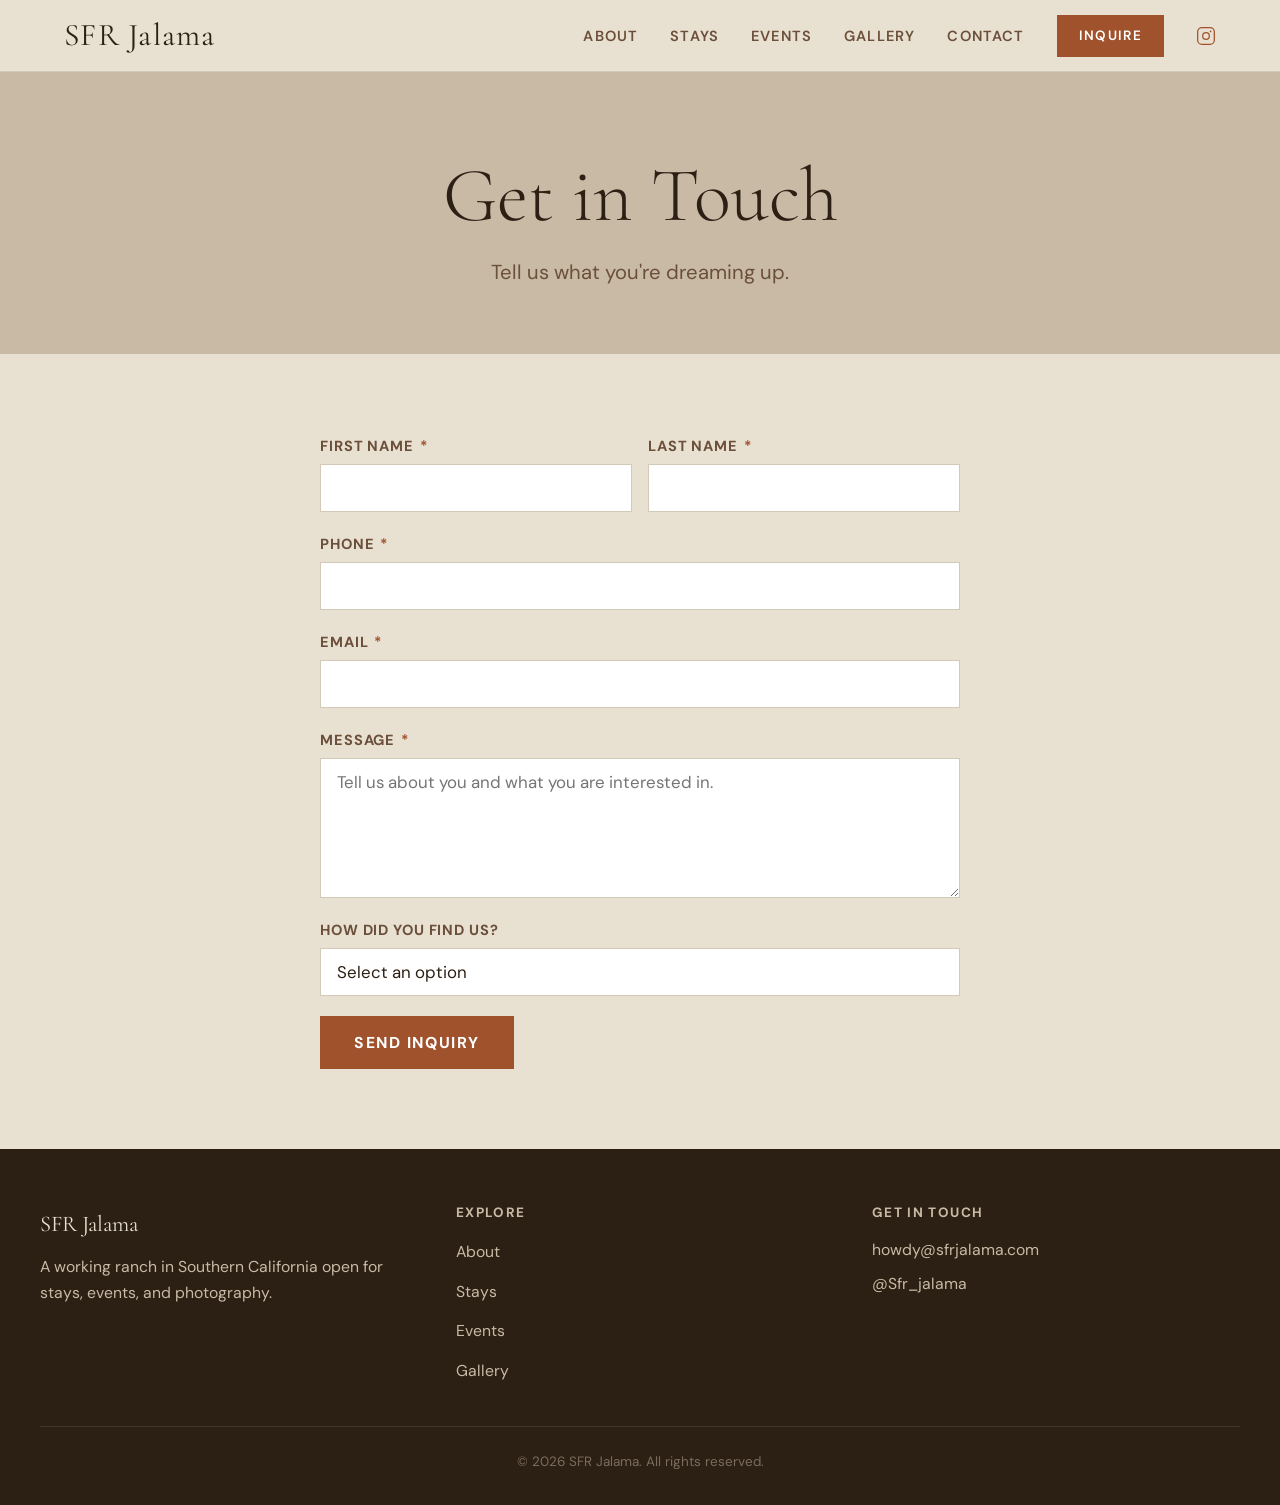
<file: pages/inquiry.html>
<!DOCTYPE html>
<html lang="en">
<head>
  <meta charset="UTF-8">
  <meta name="viewport" content="width=device-width, initial-scale=1.0">
  <title>Inquire — SFR Jalama | Book a Stay or Plan an Event</title>
  <meta name="description" content="Send an inquiry to SFR Jalama for overnight stays, weddings, events, or photography sessions on California's Central Coast.">
  <meta property="og:title" content="Inquire — SFR Jalama | Book a Stay or Plan an Event">
  <meta property="og:description" content="Send an inquiry to SFR Jalama for overnight stays, weddings, events, or photography sessions on California's Central Coast.">
  <meta property="og:type" content="website">
  <meta property="og:url" content="https://sfrjalama.com/pages/inquiry.html">
  <meta property="og:image" content="https://sfrjalama.com/assets/images/slide-05.jpg">
  <meta property="og:site_name" content="SFR Jalama">
  <link rel="stylesheet" href="/assets/css/global.css">
  <style>
    .inquiry-form {
      max-width: 640px;
      margin: 0 auto;
    }
    .form-row {
      display: grid;
      grid-template-columns: 1fr 1fr;
      gap: 16px;
    }
    .form-group {
      display: flex;
      flex-direction: column;
      gap: 6px;
      margin-bottom: 20px;
    }
    .form-group label {
      font-family: var(--font-body);
      font-size: 0.8125rem;
      font-weight: 700;
      letter-spacing: 0.06em;
      text-transform: uppercase;
      color: var(--color-text-secondary);
    }
    .form-group label .req {
      color: var(--color-accent);
      margin-left: 2px;
    }
    .form-group input,
    .form-group textarea,
    .form-group select {
      width: 100%;
      padding: 12px 16px;
      border: 1px solid var(--color-border);
      background-color: var(--color-white);
      color: var(--color-text);
      font-family: var(--font-body);
      font-size: 0.9375rem;
      outline: none;
      transition: border-color 0.2s ease;
      -webkit-appearance: none;
    }
    .form-group input:focus,
    .form-group textarea:focus,
    .form-group select:focus {
      border-color: var(--color-accent);
    }
    .form-group textarea {
      resize: vertical;
      min-height: 140px;
    }
    .form-submit {
      margin-top: 8px;
    }
    @media (max-width: 600px) {
      .form-row { grid-template-columns: 1fr; }
    }
  </style>
</head>
<body>

  <header id="site-header">
    <div class="nav-inner">
      <a href="/" class="nav-logo">SFR Jalama</a>
      <nav class="nav-links" aria-label="Primary">
        <a href="/pages/about.html">About</a>
        <a href="/pages/stays.html">Stays</a>
        <a href="/pages/events.html">Events</a>
        <a href="/pages/gallery.html">Gallery</a>
        <a href="/pages/contact.html">Contact</a>
        <a href="/pages/inquiry.html" class="nav-cta">Inquire</a>
        <a href="https://instagram.com/Sfr_jalama" target="_blank" rel="noopener" class="nav-instagram" aria-label="Instagram">
          <svg xmlns="http://www.w3.org/2000/svg" viewBox="0 0 24 24" width="20" height="20" fill="none" stroke="currentColor" stroke-width="1.5" stroke-linecap="round" stroke-linejoin="round" aria-hidden="true"><rect x="2" y="2" width="20" height="20" rx="5" ry="5"/><circle cx="12" cy="12" r="4"/><circle cx="17.5" cy="6.5" r="1" fill="currentColor" stroke="none"/></svg>
        </a>
      </nav>
      <button class="nav-hamburger" aria-label="Open menu" aria-expanded="false">
        <span></span><span></span><span></span>
      </button>
    </div>
    <nav class="nav-mobile" aria-label="Mobile">
      <a href="/pages/about.html">About</a>
      <a href="/pages/stays.html">Stays</a>
      <a href="/pages/events.html">Events</a>
      <a href="/pages/gallery.html">Gallery</a>
      <a href="/pages/contact.html">Contact</a>
      <a href="/pages/inquiry.html" class="nav-cta">Inquire</a>
      <a href="https://instagram.com/Sfr_jalama" target="_blank" rel="noopener">Instagram</a>
    </nav>
  </header>

  <main>

    <div class="page-hero">
      <h1>Get in Touch</h1>
      <p>Tell us what you're dreaming up.</p>
    </div>

    <section class="section">
      <!-- Formspree: replace YOUR_FORM_ID with the ID from formspree.io/forms/new -->
      <form class="inquiry-form"
            method="POST"
            action="https://formspree.io/f/YOUR_FORM_ID">

        <input type="hidden" name="_next" value="https://sfrjalama.com/pages/thank-you.html">
        <input type="hidden" name="_subject" value="New inquiry — SFR Jalama">

        <div class="form-row">
          <div class="form-group">
            <label for="first-name">First Name <span class="req">*</span></label>
            <input type="text" id="first-name" name="first-name" required autocomplete="given-name">
          </div>
          <div class="form-group">
            <label for="last-name">Last Name <span class="req">*</span></label>
            <input type="text" id="last-name" name="last-name" required autocomplete="family-name">
          </div>
        </div>

        <div class="form-group">
          <label for="phone">Phone <span class="req">*</span></label>
          <input type="tel" id="phone" name="phone" required autocomplete="tel">
        </div>

        <div class="form-group">
          <label for="email">Email <span class="req">*</span></label>
          <input type="email" id="email" name="email" required autocomplete="email">
        </div>

        <div class="form-group">
          <label for="message">Message <span class="req">*</span></label>
          <textarea id="message" name="message" required placeholder="Tell us about you and what you are interested in."></textarea>
        </div>

        <div class="form-group">
          <label for="referral">How did you find us?</label>
          <select id="referral" name="referral">
            <option value="" disabled selected>Select an option</option>
            <option value="instagram">Instagram</option>
            <option value="google">Google</option>
            <option value="word-of-mouth">Word of mouth</option>
            <option value="returning">Returning guest</option>
            <option value="other">Other</option>
          </select>
        </div>

        <div class="form-submit">
          <button type="submit" class="btn btn--primary">Send Inquiry</button>
        </div>

      </form>
    </section>

  </main>

  <footer id="site-footer">
    <div class="footer-inner">
      <div class="footer-brand">
        <div class="footer-logo">SFR Jalama</div>
        <p>A working ranch in Southern California open for stays, events, and photography.</p>
      </div>
      <nav class="footer-nav">
        <h4>Explore</h4>
        <ul>
          <li><a href="/pages/about.html">About</a></li>
          <li><a href="/pages/stays.html">Stays</a></li>
          <li><a href="/pages/events.html">Events</a></li>
          <li><a href="/pages/gallery.html">Gallery</a></li>
        </ul>
      </nav>
      <div class="footer-contact">
        <h4>Get in Touch</h4>
        <a href="mailto:howdy@sfrjalama.com">howdy@sfrjalama.com</a>
        <a href="https://instagram.com/Sfr_jalama" target="_blank" rel="noopener">@Sfr_jalama</a>
      </div>
    </div>
    <div class="footer-bottom">&copy; 2026 SFR Jalama. All rights reserved.</div>
  </footer>

  <script src="/assets/js/main.js"></script>
</body>
</html>
</file>
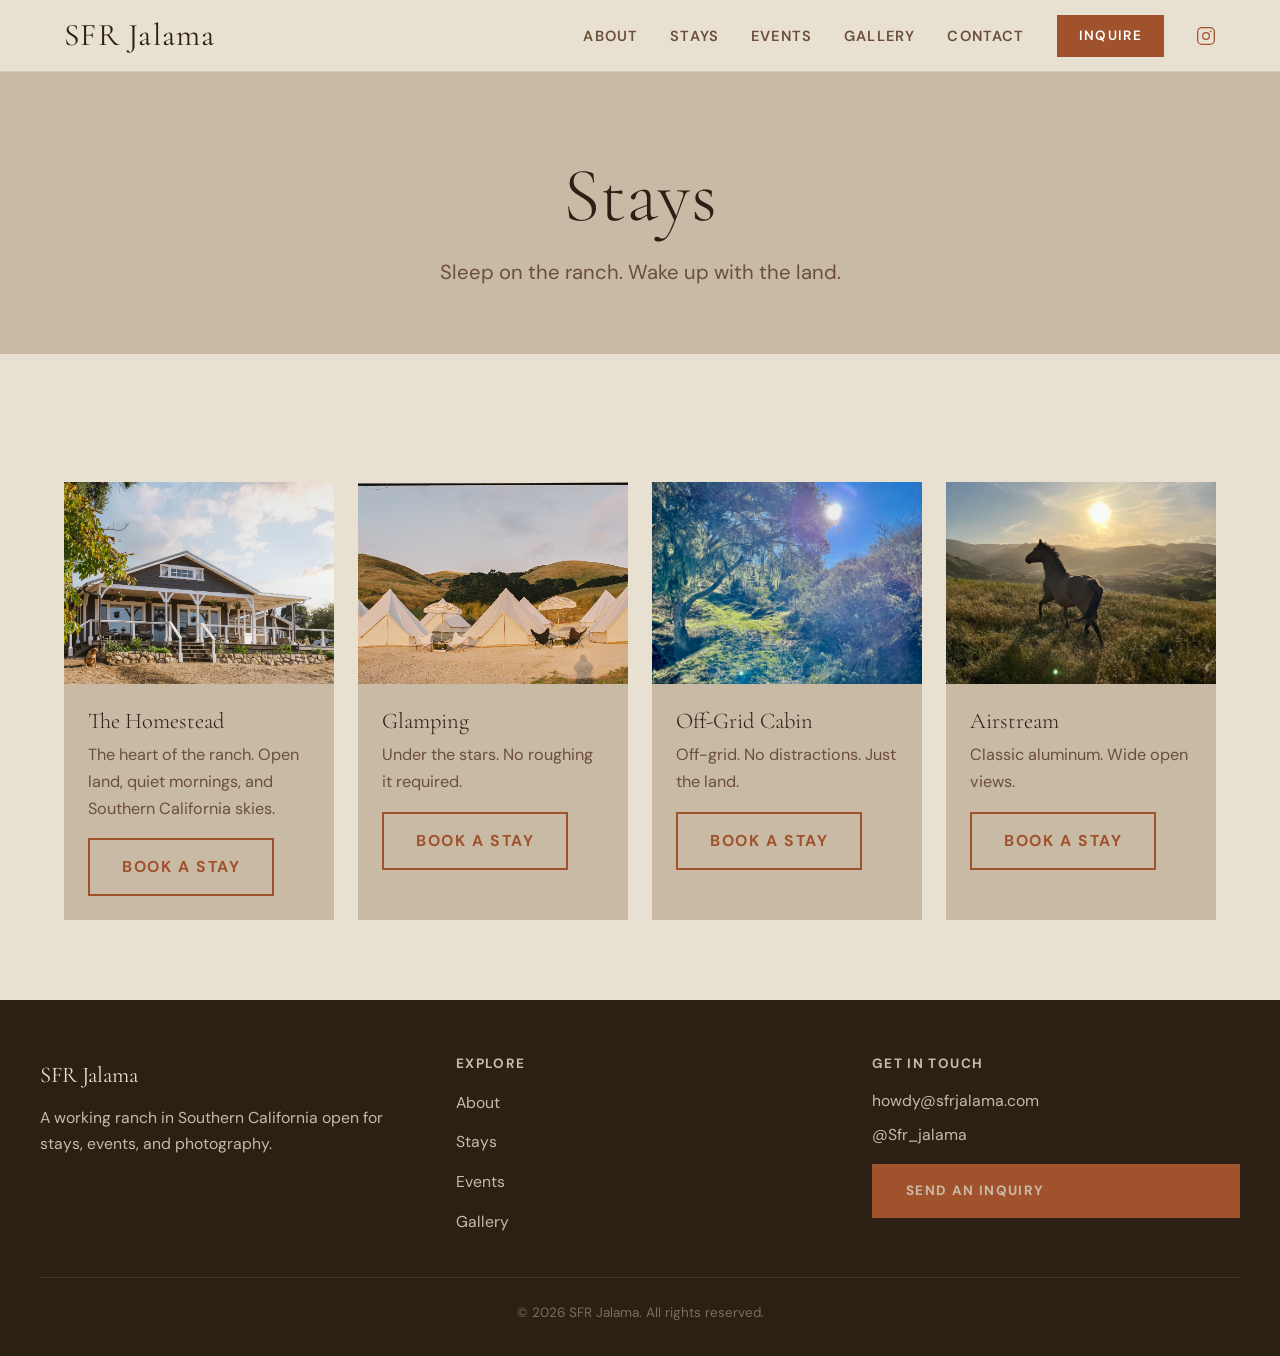
<file: pages/stays.html>
<!DOCTYPE html>
<html lang="en">
<head>
  <meta charset="UTF-8">
  <meta name="viewport" content="width=device-width, initial-scale=1.0">
  <title>Ranch Stays — SFR Jalama | Homestead, Glamping, Cabin & Airstream</title>
  <meta name="description" content="Spend the night on 170 acres near Highway 1. Choose from the Homestead, glamping tents, off-grid cabin, or Airstream at SFR Jalama.">
  <meta property="og:title" content="Ranch Stays — SFR Jalama | Homestead, Glamping, Cabin & Airstream">
  <meta property="og:description" content="Spend the night on 170 acres near Highway 1. Choose from the Homestead, glamping tents, off-grid cabin, or Airstream at SFR Jalama.">
  <meta property="og:type" content="website">
  <meta property="og:url" content="https://sfrjalama.com/pages/stays.html">
  <meta property="og:image" content="https://sfrjalama.com/assets/images/slide-02.jpg">
  <meta property="og:site_name" content="SFR Jalama">
  <link rel="stylesheet" href="/assets/css/global.css">
</head>
<body>

  <header id="site-header">
    <div class="nav-inner">
      <a href="/" class="nav-logo">SFR Jalama</a>
      <nav class="nav-links" aria-label="Primary">
        <a href="/pages/about.html">About</a>
        <a href="/pages/stays.html">Stays</a>
        <a href="/pages/events.html">Events</a>
        <a href="/pages/gallery.html">Gallery</a>
        <a href="/pages/contact.html">Contact</a>
        <a href="/pages/inquiry.html" class="nav-cta">Inquire</a>
        <a href="https://instagram.com/Sfr_jalama" target="_blank" rel="noopener" class="nav-instagram" aria-label="Instagram">
          <svg xmlns="http://www.w3.org/2000/svg" viewBox="0 0 24 24" width="20" height="20" fill="none" stroke="currentColor" stroke-width="1.5" stroke-linecap="round" stroke-linejoin="round" aria-hidden="true"><rect x="2" y="2" width="20" height="20" rx="5" ry="5"/><circle cx="12" cy="12" r="4"/><circle cx="17.5" cy="6.5" r="1" fill="currentColor" stroke="none"/></svg>
        </a>
      </nav>
      <button class="nav-hamburger" aria-label="Open menu" aria-expanded="false">
        <span></span><span></span><span></span>
      </button>
    </div>
    <nav class="nav-mobile" aria-label="Mobile">
      <a href="/pages/about.html">About</a>
      <a href="/pages/stays.html">Stays</a>
      <a href="/pages/events.html">Events</a>
      <a href="/pages/gallery.html">Gallery</a>
      <a href="/pages/contact.html">Contact</a>
      <a href="/pages/inquiry.html" class="nav-cta">Inquire</a>
      <a href="https://instagram.com/Sfr_jalama" target="_blank" rel="noopener">Instagram</a>
    </nav>
  </header>

  <main>

    <div class="page-hero">
      <h1>Stays</h1>
      <p>Sleep on the ranch. Wake up with the land.</p>
    </div>

    <!-- ALL STAYS -->
    <section class="section">
      <div class="card-grid" style="grid-template-columns: repeat(auto-fit, minmax(260px, 1fr));">

        <div class="card">
          <div class="card__image-wrap">
            <img src="/assets/images/slide-02.jpg" alt="Homestead at SFR Jalama">
          </div>
          <div class="card__body">
            <h3>The Homestead</h3>
            <p>The heart of the ranch. Open land, quiet mornings, and Southern California skies.</p>
            <a href="/pages/inquiry.html" class="btn btn--outline-dark">Book a Stay</a>
          </div>
        </div>

        <div class="card">
          <div class="card__image-wrap">
            <img src="/assets/images/slide-06.jpg" alt="Glamping at SFR Jalama">
          </div>
          <div class="card__body">
            <h3>Glamping</h3>
            <p>Under the stars. No roughing it required.</p>
            <a href="/pages/inquiry.html" class="btn btn--outline-dark">Book a Stay</a>
          </div>
        </div>

        <div class="card">
          <div class="card__image-wrap">
            <img src="/assets/images/gallery-24.jpg" alt="Off-grid cabin at SFR Jalama">
          </div>
          <div class="card__body">
            <h3>Off-Grid Cabin</h3>
            <p>Off-grid. No distractions. Just the land.</p>
            <a href="/pages/inquiry.html" class="btn btn--outline-dark">Book a Stay</a>
          </div>
        </div>

        <div class="card">
          <div class="card__image-wrap">
            <img src="/assets/images/gallery-02.jpg" alt="Airstream at SFR Jalama">
          </div>
          <div class="card__body">
            <h3>Airstream</h3>
            <p>Classic aluminum. Wide open views.</p>
            <a href="/pages/inquiry.html" class="btn btn--outline-dark">Book a Stay</a>
          </div>
        </div>

      </div>
    </section>

  </main>

  <footer id="site-footer">
    <div class="footer-inner">
      <div class="footer-brand">
        <div class="footer-logo">SFR Jalama</div>
        <p>A working ranch in Southern California open for stays, events, and photography.</p>
      </div>
      <nav class="footer-nav">
        <h4>Explore</h4>
        <ul>
          <li><a href="/pages/about.html">About</a></li>
          <li><a href="/pages/stays.html">Stays</a></li>
          <li><a href="/pages/events.html">Events</a></li>
          <li><a href="/pages/gallery.html">Gallery</a></li>
        </ul>
      </nav>
      <div class="footer-contact">
        <h4>Get in Touch</h4>
        <a href="mailto:howdy@sfrjalama.com">howdy@sfrjalama.com</a>
        <a href="https://instagram.com/Sfr_jalama" target="_blank" rel="noopener">@Sfr_jalama</a>
        <a href="/pages/inquiry.html" class="btn btn--primary" style="margin-top: 16px; font-size: 0.75rem;">Send an Inquiry</a>
      </div>
    </div>
    <div class="footer-bottom">&copy; 2026 SFR Jalama. All rights reserved.</div>
  </footer>

  <script src="/assets/js/main.js"></script>
</body>
</html>
</file>
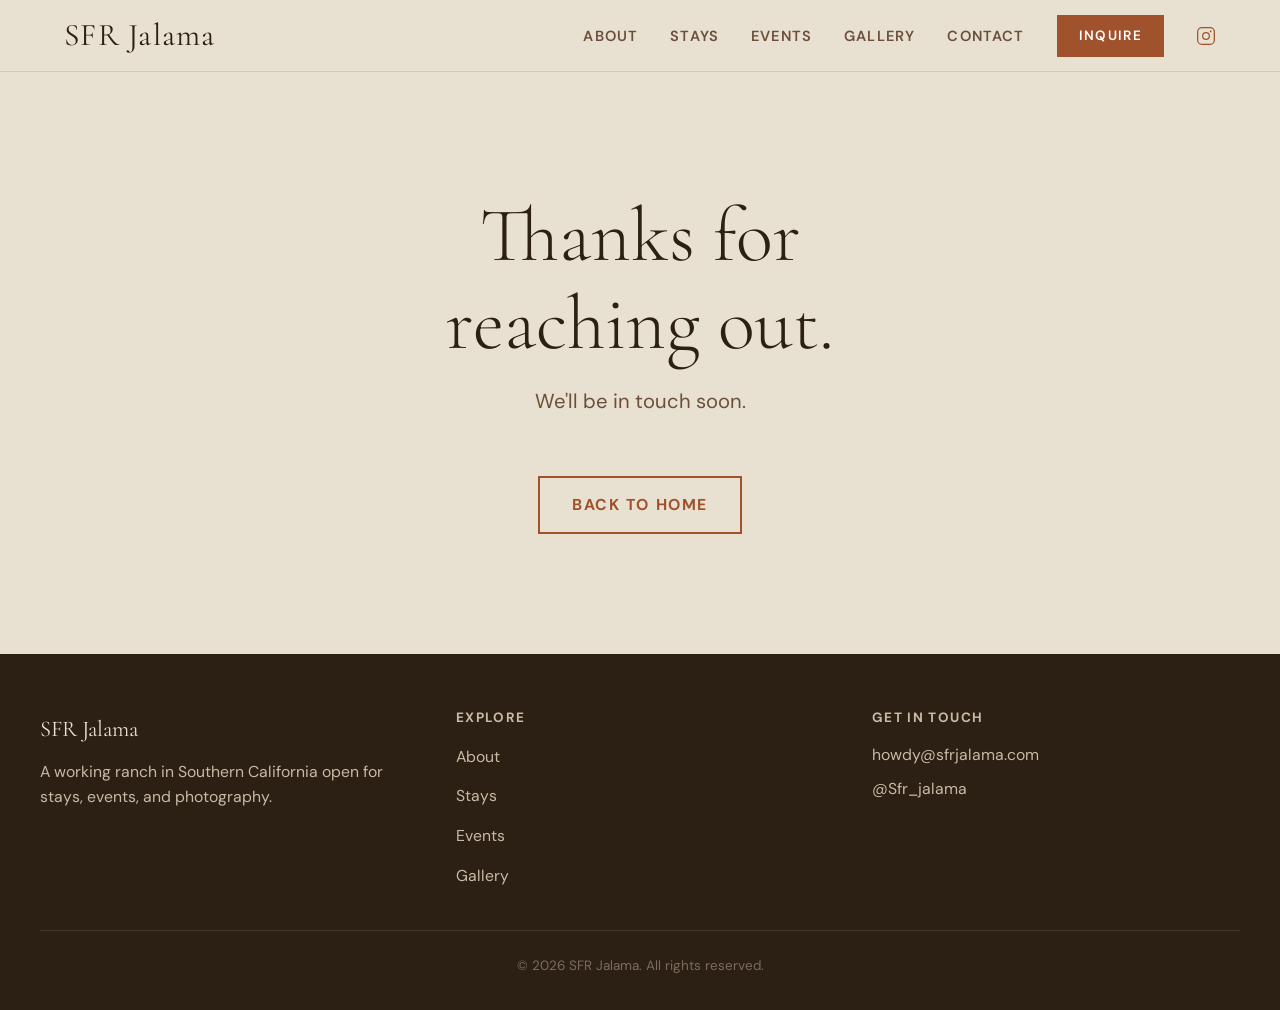
<file: pages/thank-you.html>
<!DOCTYPE html>
<html lang="en">
<head>
  <meta charset="UTF-8">
  <meta name="viewport" content="width=device-width, initial-scale=1.0">
  <title>Thanks — SFR Jalama</title>
  <meta name="robots" content="noindex">
  <link rel="stylesheet" href="/assets/css/global.css">
</head>
<body>

  <header id="site-header">
    <div class="nav-inner">
      <a href="/" class="nav-logo">SFR Jalama</a>
      <nav class="nav-links" aria-label="Primary">
        <a href="/pages/about.html">About</a>
        <a href="/pages/stays.html">Stays</a>
        <a href="/pages/events.html">Events</a>
        <a href="/pages/gallery.html">Gallery</a>
        <a href="/pages/contact.html">Contact</a>
        <a href="/pages/inquiry.html" class="nav-cta">Inquire</a>
        <a href="https://instagram.com/Sfr_jalama" target="_blank" rel="noopener" class="nav-instagram" aria-label="Instagram">
          <svg xmlns="http://www.w3.org/2000/svg" viewBox="0 0 24 24" width="20" height="20" fill="none" stroke="currentColor" stroke-width="1.5" stroke-linecap="round" stroke-linejoin="round" aria-hidden="true"><rect x="2" y="2" width="20" height="20" rx="5" ry="5"/><circle cx="12" cy="12" r="4"/><circle cx="17.5" cy="6.5" r="1" fill="currentColor" stroke="none"/></svg>
        </a>
      </nav>
      <button class="nav-hamburger" aria-label="Open menu" aria-expanded="false">
        <span></span><span></span><span></span>
      </button>
    </div>
    <nav class="nav-mobile" aria-label="Mobile">
      <a href="/pages/about.html">About</a>
      <a href="/pages/stays.html">Stays</a>
      <a href="/pages/events.html">Events</a>
      <a href="/pages/gallery.html">Gallery</a>
      <a href="/pages/contact.html">Contact</a>
      <a href="/pages/inquiry.html" class="nav-cta">Inquire</a>
      <a href="https://instagram.com/Sfr_jalama" target="_blank" rel="noopener">Instagram</a>
    </nav>
  </header>

  <main>
    <section class="section" style="text-align: center; max-width: 560px; padding-top: 120px; padding-bottom: 120px;">
      <h1>Thanks for reaching out.</h1>
      <p style="color: var(--color-text-secondary); margin-top: 16px; font-size: 1.125rem;">We'll be in touch soon.</p>
      <a href="/" class="btn btn--outline-dark" style="margin-top: 40px;">Back to Home</a>
    </section>
  </main>

  <footer id="site-footer">
    <div class="footer-inner">
      <div class="footer-brand">
        <div class="footer-logo">SFR Jalama</div>
        <p>A working ranch in Southern California open for stays, events, and photography.</p>
      </div>
      <nav class="footer-nav">
        <h4>Explore</h4>
        <ul>
          <li><a href="/pages/about.html">About</a></li>
          <li><a href="/pages/stays.html">Stays</a></li>
          <li><a href="/pages/events.html">Events</a></li>
          <li><a href="/pages/gallery.html">Gallery</a></li>
        </ul>
      </nav>
      <div class="footer-contact">
        <h4>Get in Touch</h4>
        <a href="mailto:howdy@sfrjalama.com">howdy@sfrjalama.com</a>
        <a href="https://instagram.com/Sfr_jalama" target="_blank" rel="noopener">@Sfr_jalama</a>
      </div>
    </div>
    <div class="footer-bottom">&copy; 2026 SFR Jalama. All rights reserved.</div>
  </footer>

  <script src="/assets/js/main.js"></script>
</body>
</html>
</file>
<file: assets/css/global.css>
/* ============================================================
   SFR Jalama — Global Stylesheet
   ============================================================ */

@import url('https://fonts.googleapis.com/css2?family=Cormorant+Garamond:ital,wght@0,300;0,400;0,600;1,300;1,400&family=DM+Sans:wght@300;400;500;600&display=swap');

/* ----------------------------------------------------------
   CSS Custom Properties
   ---------------------------------------------------------- */
:root {
  --color-bg:             #E8E0D0;
  --color-bg-secondary:   #C9BAA5;
  --color-text:           #2C1F14;
  --color-text-secondary: #6B4F3A;
  --color-accent:         #A0522D;
  --color-accent-hover:   #7A3B1E;
  --color-border:         #D4C9B8;
  --color-white:          #FFFFFF;
  --color-overlay:        rgba(30, 18, 8, 0.45);

  --font-heading: 'Cormorant Garamond', Georgia, serif;
  --font-body:    'DM Sans', 'Helvetica Neue', Arial, sans-serif;

  --nav-height: 72px;
  --max-width:  1200px;
  --gutter:     24px;
}

/* ----------------------------------------------------------
   Reset & Base
   ---------------------------------------------------------- */
*, *::before, *::after { box-sizing: border-box; margin: 0; padding: 0; }

html { font-size: 18px; scroll-behavior: smooth; }

body {
  background-color: var(--color-bg);
  color: var(--color-text);
  font-family: var(--font-body);
  font-weight: 400;
  line-height: 1.65;
  -webkit-font-smoothing: antialiased;
}

img { display: block; max-width: 100%; height: auto; }

a { color: inherit; text-decoration: none; }

ul { list-style: none; }

/* ----------------------------------------------------------
   Typography
   ---------------------------------------------------------- */
h1, h2, h3, h4, h5, h6 {
  font-family: var(--font-heading);
  font-weight: 300;
  line-height: 1.15;
  color: var(--color-text);
}

h1 { font-size: clamp(2.75rem, 6vw, 5rem); }
h2 { font-size: clamp(2.125rem, 4.5vw, 3.5rem); }
h3 { font-size: clamp(1.5rem, 3vw, 2.25rem); }
h4 { font-size: 1.375rem; }

p { margin-bottom: 1rem; }
p:last-child { margin-bottom: 0; }

/* ----------------------------------------------------------
   Layout Utilities
   ---------------------------------------------------------- */
.container {
  max-width: var(--max-width);
  margin: 0 auto;
  padding: 0 var(--gutter);
}

.section {
  padding: 80px var(--gutter);
  max-width: var(--max-width);
  margin: 0 auto;
}

.section--wide {
  padding: 80px 0;
  max-width: 100%;
}

/* ----------------------------------------------------------
   Buttons & CTAs
   ---------------------------------------------------------- */
.btn {
  display: inline-block;
  padding: 14px 32px;
  font-family: var(--font-body);
  font-weight: 700;
  font-size: 0.875rem;
  letter-spacing: 0.1em;
  text-transform: uppercase;
  border: 2px solid transparent;
  cursor: pointer;
  transition: background-color 0.2s ease, color 0.2s ease, border-color 0.2s ease;
  text-decoration: none;
}

.btn--primary {
  background-color: var(--color-accent);
  color: var(--color-white);
  border-color: var(--color-accent);
}
.btn--primary:hover {
  background-color: var(--color-accent-hover);
  border-color: var(--color-accent-hover);
}

.btn--outline {
  background-color: transparent;
  color: var(--color-white);
  border-color: var(--color-white);
}
.btn--outline:hover {
  background-color: var(--color-white);
  color: var(--color-text);
}

.btn--outline-dark {
  background-color: transparent;
  color: var(--color-accent);
  border-color: var(--color-accent);
}
.btn--outline-dark:hover {
  background-color: var(--color-accent);
  color: var(--color-white);
}

/* ----------------------------------------------------------
   Navigation
   ---------------------------------------------------------- */
#site-header {
  position: sticky;
  top: 0;
  z-index: 100;
  background-color: var(--color-bg);
  border-bottom: 1px solid var(--color-border);
  height: var(--nav-height);
}

.nav-inner {
  display: flex;
  align-items: center;
  justify-content: space-between;
  height: var(--nav-height);
  max-width: var(--max-width);
  margin: 0 auto;
  padding: 0 var(--gutter);
}

.nav-logo {
  font-family: var(--font-heading);
  font-size: 1.75rem;
  font-weight: 400;
  color: var(--color-text);
  letter-spacing: 0.04em;
}

.nav-links {
  display: flex;
  align-items: center;
  gap: 32px;
}

.nav-links a {
  font-family: var(--font-body);
  font-weight: 600;
  font-size: 0.8125rem;
  letter-spacing: 0.08em;
  text-transform: uppercase;
  color: var(--color-text-secondary);
  transition: color 0.2s ease;
}
.nav-links a:hover { color: var(--color-text); }
.nav-links a.nav-cta {
  background-color: var(--color-accent);
  color: var(--color-white);
  padding: 10px 22px;
  font-size: 0.75rem;
  letter-spacing: 0.1em;
}
.nav-links a.nav-cta:hover { background-color: var(--color-accent-hover); }

.nav-links a.nav-instagram {
  display: flex;
  align-items: center;
  color: var(--color-accent);
  padding: 0;
}
.nav-links a.nav-instagram:hover { color: var(--color-accent-hover); }

/* Mobile nav */
.nav-hamburger {
  display: none;
  flex-direction: column;
  gap: 5px;
  cursor: pointer;
  background: none;
  border: none;
  padding: 4px;
}
.nav-hamburger span {
  display: block;
  width: 24px;
  height: 2px;
  background-color: var(--color-text);
  transition: all 0.25s ease;
}

.nav-mobile {
  display: none;
  flex-direction: column;
  gap: 0;
  background-color: var(--color-bg);
  border-top: 1px solid var(--color-border);
  padding: 16px var(--gutter) 24px;
}
.nav-mobile.is-open { display: flex; }
.nav-mobile a {
  font-family: var(--font-body);
  font-weight: 600;
  font-size: 0.9rem;
  letter-spacing: 0.06em;
  text-transform: uppercase;
  color: var(--color-text-secondary);
  padding: 12px 0;
  border-bottom: 1px solid var(--color-border);
  transition: color 0.2s ease;
}
.nav-mobile a:last-child { border-bottom: none; }
.nav-mobile a:hover { color: var(--color-text); }
.nav-mobile a.nav-cta {
  color: var(--color-accent);
  border-bottom: none;
  padding-top: 16px;
}

@media (max-width: 768px) {
  .nav-links { display: none; }
  .nav-hamburger { display: flex; }
}

/* ----------------------------------------------------------
   Footer
   ---------------------------------------------------------- */
#site-footer {
  background-color: var(--color-text);
  color: var(--color-bg-secondary);
  padding: 56px var(--gutter) 32px;
}

.footer-inner {
  max-width: var(--max-width);
  margin: 0 auto;
  display: grid;
  grid-template-columns: 1fr 1fr 1fr;
  gap: 48px;
  padding-bottom: 40px;
  border-bottom: 1px solid rgba(255,255,255,0.1);
}

.footer-brand .footer-logo {
  font-family: var(--font-heading);
  font-size: 1.25rem;
  color: var(--color-bg);
  margin-bottom: 12px;
}

.footer-brand p {
  font-size: 0.875rem;
  color: var(--color-bg-secondary);
  line-height: 1.6;
}

.footer-nav h4 {
  font-family: var(--font-body);
  font-size: 0.75rem;
  font-weight: 700;
  letter-spacing: 0.1em;
  text-transform: uppercase;
  color: var(--color-bg-secondary);
  margin-bottom: 16px;
}

.footer-nav ul { display: flex; flex-direction: column; gap: 10px; }
.footer-nav a {
  font-size: 0.875rem;
  color: var(--color-bg-secondary);
  transition: color 0.2s ease;
}
.footer-nav a:hover { color: var(--color-bg); }

.footer-contact h4 {
  font-family: var(--font-body);
  font-size: 0.75rem;
  font-weight: 700;
  letter-spacing: 0.1em;
  text-transform: uppercase;
  color: var(--color-bg-secondary);
  margin-bottom: 16px;
}

.footer-contact a {
  display: block;
  font-size: 0.875rem;
  color: var(--color-bg-secondary);
  margin-bottom: 8px;
  transition: color 0.2s ease;
}
.footer-contact a:hover { color: var(--color-bg); }

.footer-bottom {
  max-width: var(--max-width);
  margin: 24px auto 0;
  font-size: 0.75rem;
  color: rgba(201, 186, 165, 0.5);
  text-align: center;
}

@media (max-width: 768px) {
  .footer-inner {
    grid-template-columns: 1fr;
    gap: 32px;
  }
}

/* ----------------------------------------------------------
   Slideshow
   ---------------------------------------------------------- */
.slideshow {
  position: relative;
  width: 100%;
  height: calc(100vh - var(--nav-height));
  min-height: 480px;
  overflow: hidden;
  background-color: var(--color-bg-secondary);
}

.slideshow__slide {
  position: absolute;
  inset: 0;
  opacity: 0;
  transition: opacity 1s ease;
}

.slideshow__slide.is-active { opacity: 1; }

.slideshow__slide img {
  width: 100%;
  height: 100%;
  object-fit: cover;
  display: block;
}


/* ----------------------------------------------------------
   Home headline (below slideshow)
   ---------------------------------------------------------- */
.home-headline {
  text-align: center;
  padding: 80px var(--gutter) 64px;
  max-width: 760px;
  margin: 0 auto;
}

.home-headline h1 { margin-bottom: 20px; }

.home-headline p {
  font-size: clamp(1rem, 2vw, 1.25rem);
  color: var(--color-text-secondary);
  margin-bottom: 36px;
}

.home-headline__ctas {
  display: flex;
  gap: 16px;
  justify-content: center;
  flex-wrap: wrap;
}

/* ----------------------------------------------------------
   Hero (inner pages — photo behind page title)
   ---------------------------------------------------------- */
.hero {
  position: relative;
  width: 100%;
  height: calc(100vh - var(--nav-height));
  min-height: 480px;
  overflow: hidden;
  display: flex;
  align-items: center;
  justify-content: center;
  background-color: var(--color-bg-secondary);
}

.hero__bg {
  position: absolute;
  inset: 0;
  object-fit: cover;
  width: 100%;
  height: 100%;
}

.hero__overlay {
  position: absolute;
  inset: 0;
  background: var(--color-overlay);
}

.hero__content {
  position: relative;
  z-index: 1;
  text-align: center;
  padding: 0 var(--gutter);
  max-width: 760px;
}

.hero__content h1 { color: var(--color-white); margin-bottom: 20px; }

.hero__ctas {
  display: flex;
  gap: 16px;
  justify-content: center;
  flex-wrap: wrap;
}

/* ----------------------------------------------------------
   Cards
   ---------------------------------------------------------- */
.card-grid {
  display: grid;
  grid-template-columns: repeat(auto-fit, minmax(280px, 1fr));
  gap: 24px;
  margin-top: 48px;
}

.card {
  position: relative;
  overflow: hidden;
  background-color: var(--color-bg-secondary);
}

.card__image-wrap {
  position: relative;
  aspect-ratio: 4 / 3;
  overflow: hidden;
}

.card__image-wrap img {
  width: 100%;
  height: 100%;
  object-fit: cover;
  transition: transform 0.4s ease;
}
.card:hover .card__image-wrap img { transform: scale(1.04); }

.card__badge {
  position: absolute;
  top: 16px;
  left: 16px;
  background-color: var(--color-accent);
  color: var(--color-white);
  font-family: var(--font-body);
  font-size: 0.7rem;
  font-weight: 700;
  letter-spacing: 0.12em;
  text-transform: uppercase;
  padding: 5px 12px;
}

.card--coming-soon { opacity: 0.75; }
.card--coming-soon .card__image-wrap img { filter: grayscale(20%); }

.card__body {
  padding: 24px;
}

.card__body h3 {
  font-size: 1.25rem;
  margin-bottom: 8px;
}

.card__body p {
  font-size: 0.9rem;
  color: var(--color-text-secondary);
  margin-bottom: 16px;
}

/* ----------------------------------------------------------
   Page Hero (inner pages)
   ---------------------------------------------------------- */
.page-hero {
  background-color: var(--color-bg-secondary);
  padding: 80px var(--gutter) 64px;
  text-align: center;
}

.page-hero h1 {
  margin-bottom: 16px;
}

.page-hero p {
  font-size: 1.125rem;
  color: var(--color-text-secondary);
  max-width: 560px;
  margin: 0 auto;
}

/* ----------------------------------------------------------
   Image Fallbacks (shows styled background when src is missing)
   ---------------------------------------------------------- */
img {
  background-color: var(--color-bg-secondary);
}

.hero__bg {
  background: linear-gradient(160deg, #C9BAA5 0%, #A08060 100%);
}

.card__image-wrap img {
  background: linear-gradient(160deg, #C9BAA5 0%, #A08060 100%);
  min-height: 220px;
}

/* ----------------------------------------------------------
   Dividers
   ---------------------------------------------------------- */
.divider {
  border: none;
  border-top: 1px solid var(--color-border);
  margin: 0;
}
</file>
